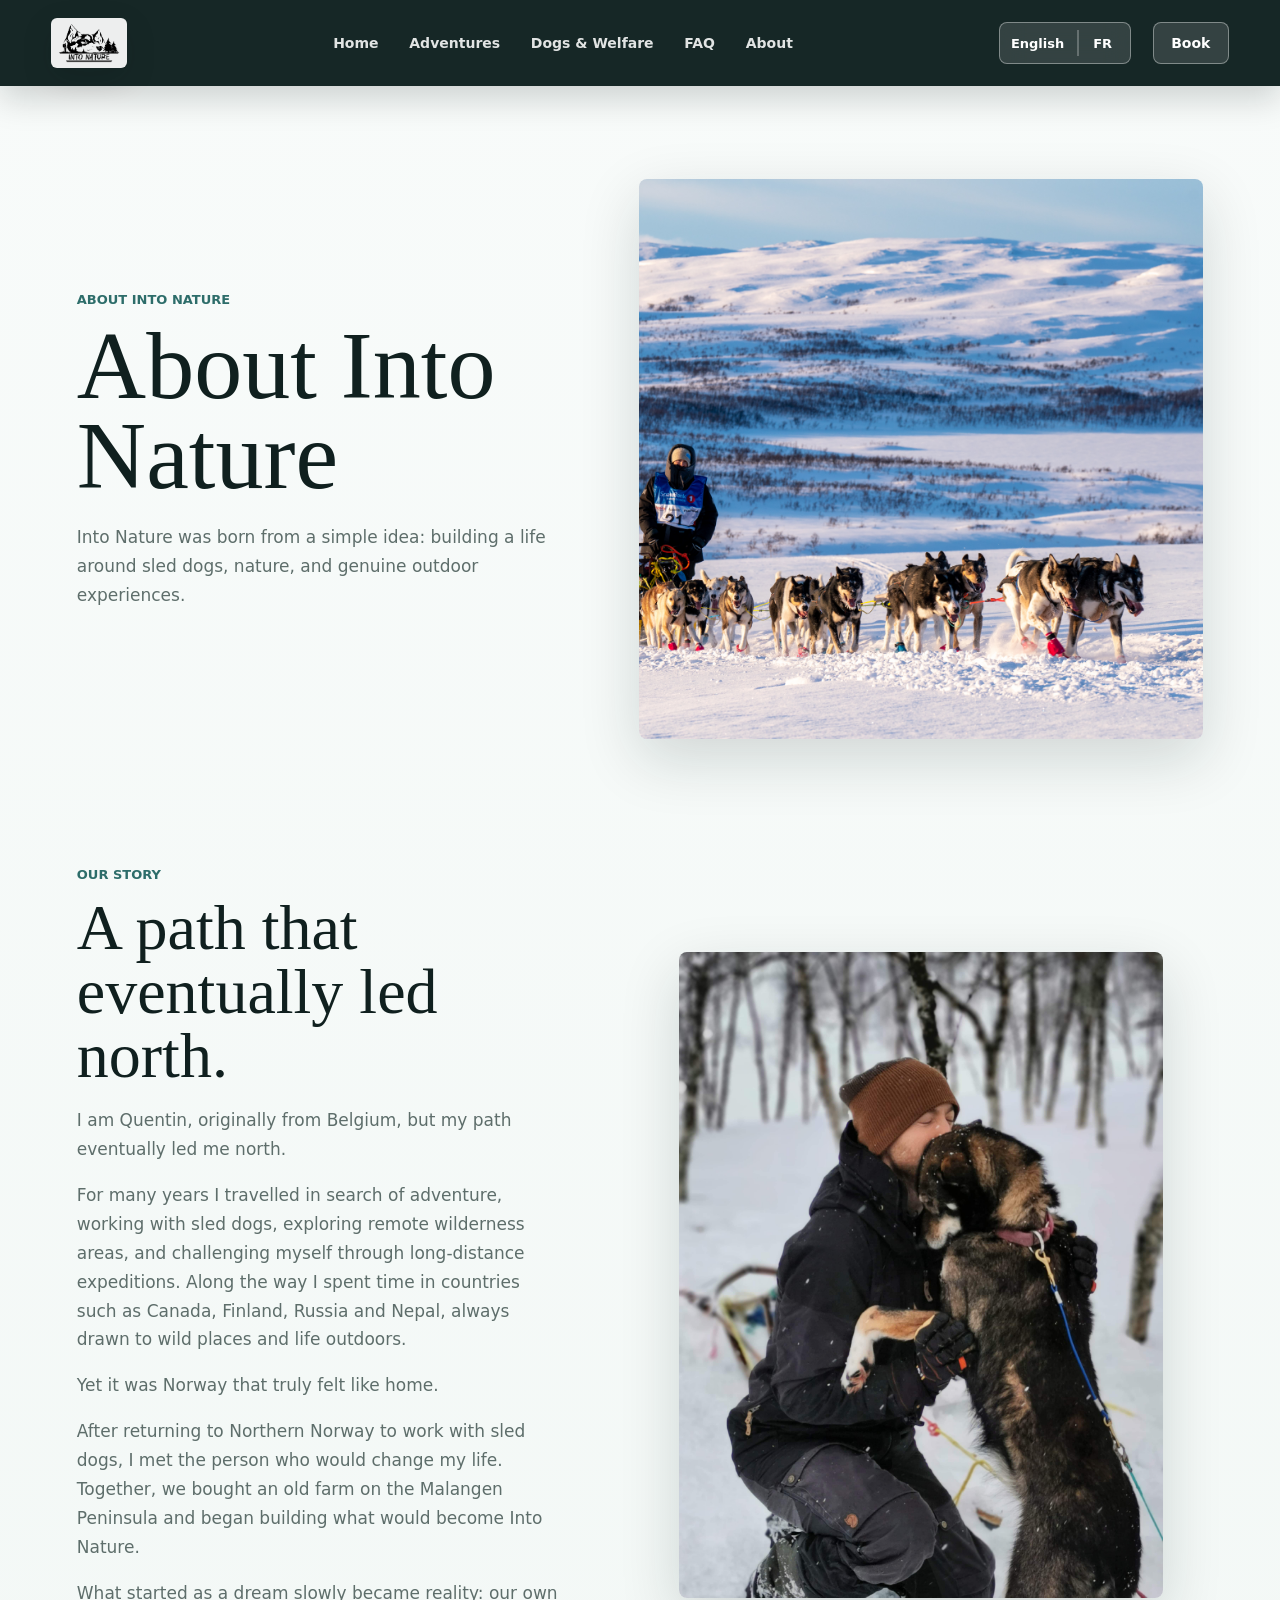
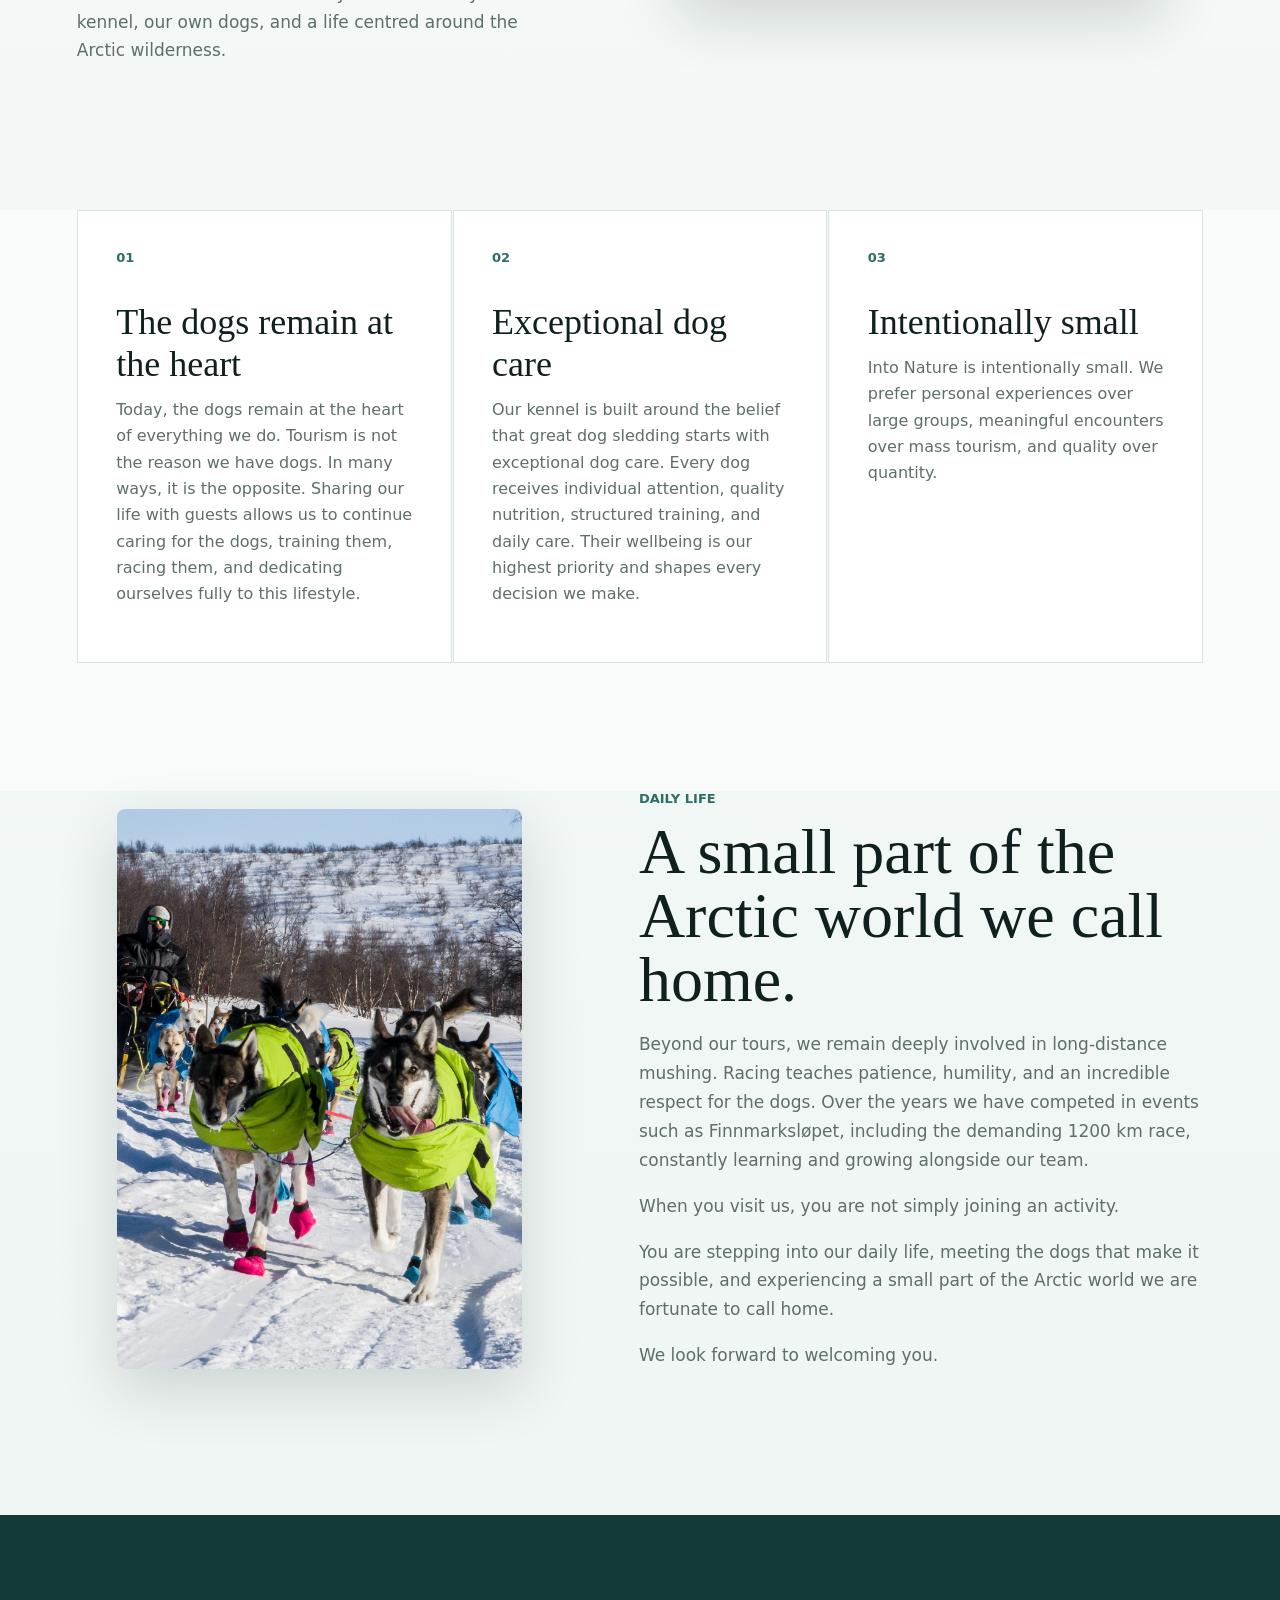
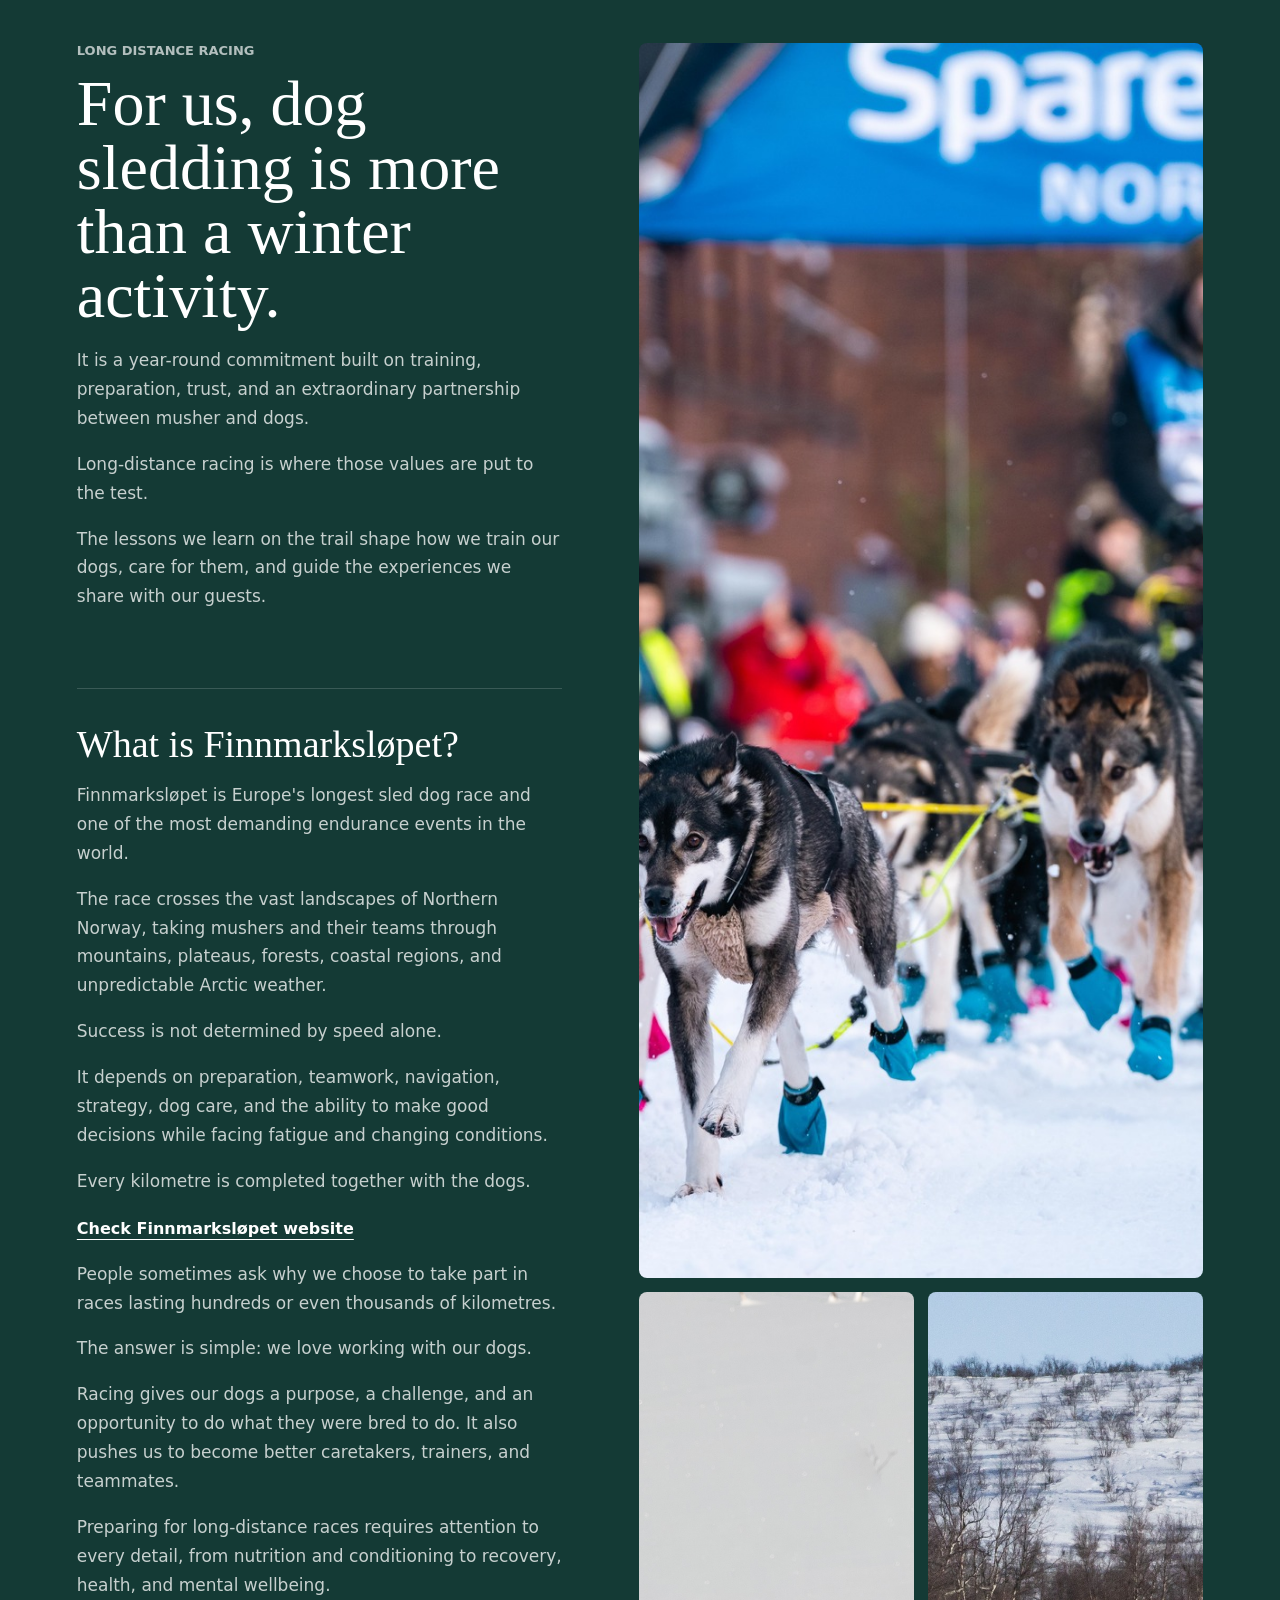
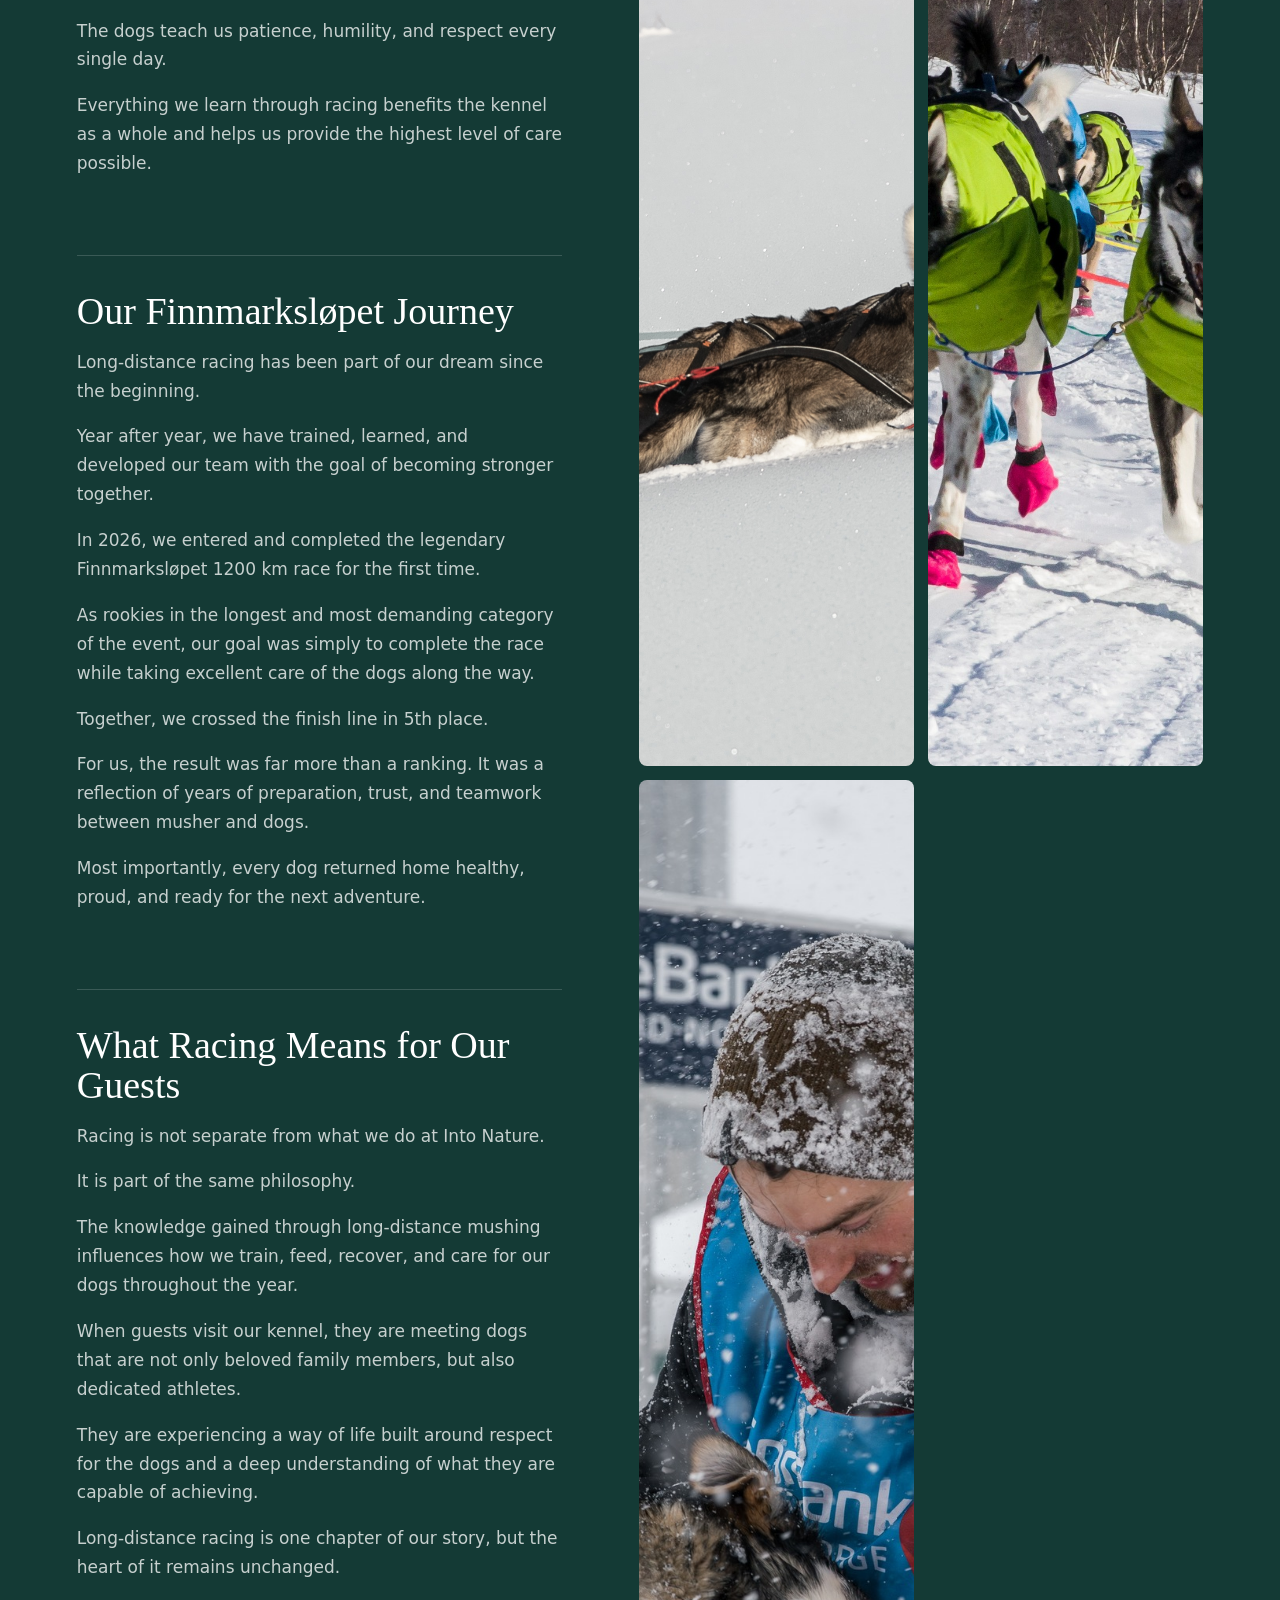
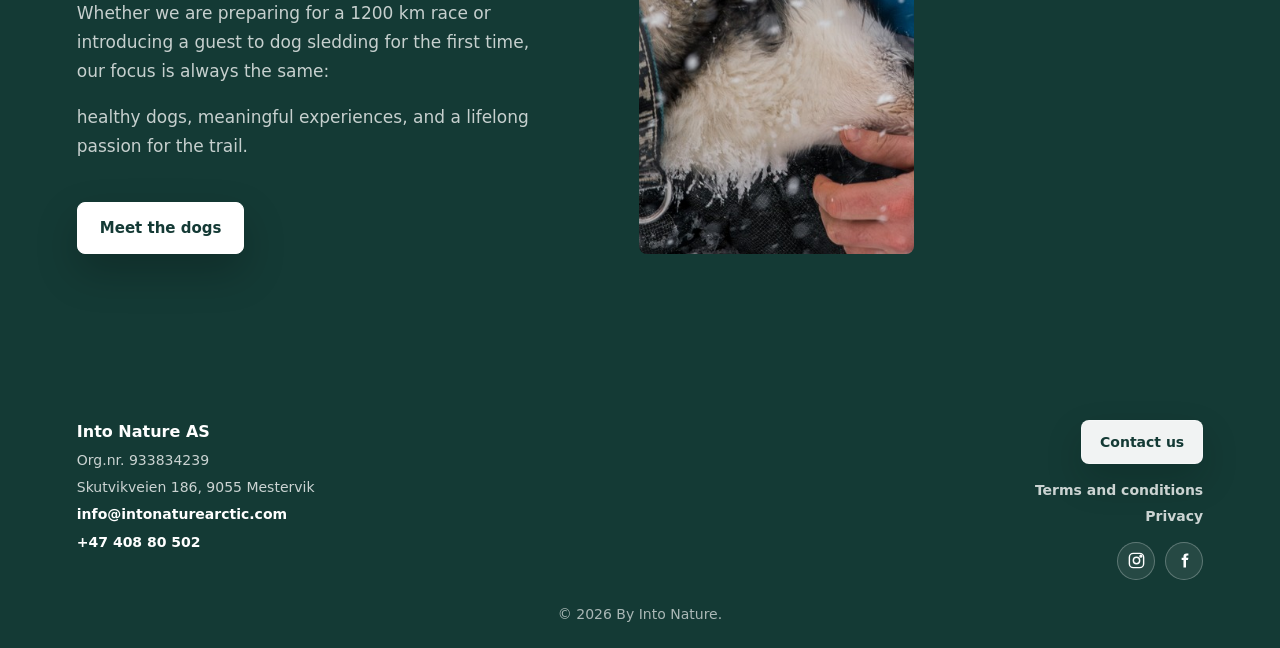
<file: about.html>
<!doctype html>
<html lang="en">
  <head>
    <meta charset="utf-8">
    <meta name="viewport" content="width=device-width, initial-scale=1">
    <title>About Into Nature | Arctic Adventures near Tromso</title>
    <meta
      name="description"
      content="Meet Into Nature, a small family-run kennel and Arctic adventure company in Malangen near Tromso."
    >
    <link rel="canonical" href="https://www.intonaturearctic.com/about.html">
    <link rel="icon" href="assets/shared/logo/intonature-logo-black.png">
    <link rel="stylesheet" href="css/styles.css?v=20260618-1">
  </head>
  <body class="legal-page">
    <header class="site-header" aria-label="Primary navigation">
      <a class="brand page-brand" href="index.html#top" aria-label="Into Nature Arctic Adventures home">
        <img class="brand-logo" src="assets/shared/logo/intonature-logo-black.png" alt="">
      </a>
      <nav class="nav-links" aria-label="Main menu">
        <a href="index.html#top">Home</a>
        <a href="index.html#adventures">Adventures</a>
        <a href="index.html#welfare">Dogs &amp; Welfare</a>
        <a href="index.html#faq">FAQ</a>
        <a href="about.html">About</a>
      </nav>
      <button class="menu-toggle" type="button" aria-expanded="false" aria-controls="mobile-menu">
        <span class="menu-toggle-lines" aria-hidden="true"></span>
        <span>Menu</span>
      </button>
      <div class="header-actions">
        <button class="language-toggle" type="button" aria-label="Switch language" aria-live="polite">
          <span class="language-toggle-current">English</span>
          <span class="language-toggle-next">FR</span>
        </button>
        <a class="nav-cta" href="https://booking.intonaturearctic.com/">Book</a>
      </div>
      <nav class="mobile-menu" id="mobile-menu" aria-label="Mobile menu">
        <a href="index.html#top">Home</a>
        <a href="index.html#adventures">Adventures</a>
        <a href="index.html#welfare">Dogs &amp; Welfare</a>
        <a href="index.html#faq">FAQ</a>
        <a href="about.html">About</a>
        <a class="mobile-book-link" href="https://booking.intonaturearctic.com/">Book</a>
      </nav>
    </header>

    <main class="about-page" id="top">
      <section class="about-hero">
        <div>
          <span class="section-note">About Into Nature</span>
          <h1>About Into Nature</h1>
          <p>
            Into Nature was born from a simple idea: building a life around sled dogs, nature, and genuine outdoor experiences.
          </p>
        </div>
        <img src="assets/pages/about/hero/sled-team-ridge.jpg" alt="Into Nature sled team in snowy Arctic landscape">
      </section>

      <section class="about-story-grid">
        <article class="about-story-card">
          <span class="section-note">Our story</span>
          <h2>A path that eventually led north.</h2>
          <p>
            I am Quentin, originally from Belgium, but my path eventually led me north.
          </p>
          <p>
            For many years I travelled in search of adventure, working with sled dogs, exploring remote wilderness areas, and challenging myself through long-distance expeditions. Along the way I spent time in countries such as Canada, Finland, Russia and Nepal, always drawn to wild places and life outdoors.
          </p>
          <p>
            Yet it was Norway that truly felt like home.
          </p>
          <p>
            After returning to Northern Norway to work with sled dogs, I met the person who would change my life. Together, we bought an old farm on the Malangen Peninsula and began building what would become Into Nature.
          </p>
          <p>
            What started as a dream slowly became reality: our own kennel, our own dogs, and a life centred around the Arctic wilderness.
          </p>
        </article>
        <figure class="about-feature-image">
          <img src="assets/pages/about/story/quentin-and-dog.jpg" alt="Quiet moment with one of the Into Nature huskies">
        </figure>
      </section>

      <section class="about-values" aria-label="What defines Into Nature">
        <div>
          <span>01</span>
          <h3>The dogs remain at the heart</h3>
          <p>Today, the dogs remain at the heart of everything we do. Tourism is not the reason we have dogs. In many ways, it is the opposite. Sharing our life with guests allows us to continue caring for the dogs, training them, racing them, and dedicating ourselves fully to this lifestyle.</p>
        </div>
        <div>
          <span>02</span>
          <h3>Exceptional dog care</h3>
          <p>Our kennel is built around the belief that great dog sledding starts with exceptional dog care. Every dog receives individual attention, quality nutrition, structured training, and daily care. Their wellbeing is our highest priority and shapes every decision we make.</p>
        </div>
        <div>
          <span>03</span>
          <h3>Intentionally small</h3>
          <p>Into Nature is intentionally small. We prefer personal experiences over large groups, meaningful encounters over mass tourism, and quality over quantity.</p>
        </div>
      </section>

      <section class="about-story-grid about-story-grid-reverse">
        <figure class="about-feature-image">
          <img src="assets/pages/about/racing/finnmarkslopet-team.jpg" alt="Into Nature sled dog team in long distance racing">
        </figure>
        <article class="about-story-card">
          <span class="section-note">Daily life</span>
          <h2>A small part of the Arctic world we call home.</h2>
          <p>
            Beyond our tours, we remain deeply involved in long-distance mushing. Racing teaches patience, humility, and an incredible respect for the dogs. Over the years we have competed in events such as Finnmarksløpet, including the demanding 1200 km race, constantly learning and growing alongside our team.
          </p>
          <p>
            When you visit us, you are not simply joining an activity.
          </p>
          <p>
            You are stepping into our daily life, meeting the dogs that make it possible, and experiencing a small part of the Arctic world we are fortunate to call home.
          </p>
          <p>
            We look forward to welcoming you.
          </p>
        </article>
      </section>

      <section class="racing-section" id="long-distance-racing">
        <div class="racing-copy">
          <span class="section-note">Long distance racing</span>
          <h2>For us, dog sledding is more than a winter activity.</h2>
          <p>
            It is a year-round commitment built on training, preparation, trust, and an extraordinary partnership between musher and dogs.
          </p>
          <p>
            Long-distance racing is where those values are put to the test.
          </p>
          <p>
            The lessons we learn on the trail shape how we train our dogs, care for them, and guide the experiences we share with our guests.
          </p>
          <h3>What is Finnmarksløpet?</h3>
          <p>
            Finnmarksløpet is Europe's longest sled dog race and one of the most demanding endurance events in the world.
          </p>
          <p>
            The race crosses the vast landscapes of Northern Norway, taking mushers and their teams through mountains, plateaus, forests, coastal regions, and unpredictable Arctic weather.
          </p>
          <p>
            Success is not determined by speed alone.
          </p>
          <p>
            It depends on preparation, teamwork, navigation, strategy, dog care, and the ability to make good decisions while facing fatigue and changing conditions.
          </p>
          <p>
            Every kilometre is completed together with the dogs.
          </p>
          <a class="racing-text-link" href="https://www.finnmarkslopet.no/" target="_blank" rel="noopener">Check Finnmarksløpet website</a>
          <p>
            People sometimes ask why we choose to take part in races lasting hundreds or even thousands of kilometres.
          </p>
          <p>
            The answer is simple: we love working with our dogs.
          </p>
          <p>
            Racing gives our dogs a purpose, a challenge, and an opportunity to do what they were bred to do. It also pushes us to become better caretakers, trainers, and teammates.
          </p>
          <p>
            Preparing for long-distance races requires attention to every detail, from nutrition and conditioning to recovery, health, and mental wellbeing.
          </p>
          <p>
            The dogs teach us patience, humility, and respect every single day.
          </p>
          <p>
            Everything we learn through racing benefits the kennel as a whole and helps us provide the highest level of care possible.
          </p>
          <h3>Our Finnmarksløpet Journey</h3>
          <p>
            Long-distance racing has been part of our dream since the beginning.
          </p>
          <p>
            Year after year, we have trained, learned, and developed our team with the goal of becoming stronger together.
          </p>
          <p>
            In 2026, we entered and completed the legendary Finnmarksløpet 1200 km race for the first time.
          </p>
          <p>
            As rookies in the longest and most demanding category of the event, our goal was simply to complete the race while taking excellent care of the dogs along the way.
          </p>
          <p>
            Together, we crossed the finish line in 5th place.
          </p>
          <p>
            For us, the result was far more than a ranking. It was a reflection of years of preparation, trust, and teamwork between musher and dogs.
          </p>
          <p>
            Most importantly, every dog returned home healthy, proud, and ready for the next adventure.
          </p>
          <h3>What Racing Means for Our Guests</h3>
          <p>
            Racing is not separate from what we do at Into Nature.
          </p>
          <p>
            It is part of the same philosophy.
          </p>
          <p>
            The knowledge gained through long-distance mushing influences how we train, feed, recover, and care for our dogs throughout the year.
          </p>
          <p>
            When guests visit our kennel, they are meeting dogs that are not only beloved family members, but also dedicated athletes.
          </p>
          <p>
            They are experiencing a way of life built around respect for the dogs and a deep understanding of what they are capable of achieving.
          </p>
          <p>
            Long-distance racing is one chapter of our story, but the heart of it remains unchanged.
          </p>
          <p>
            Whether we are preparing for a 1200 km race or introducing a guest to dog sledding for the first time, our focus is always the same:
          </p>
          <p>
            healthy dogs, meaningful experiences, and a lifelong passion for the trail.
          </p>
          <a class="button button-primary dark" href="dogs.html">Meet the dogs</a>
        </div>
        <div class="racing-gallery">
          <img src="assets/pages/about/racing/long-distance-team.jpg" alt="Long distance sled dog team crossing open snow">
          <img src="assets/pages/about/racing/race-trail.jpg" alt="Dog team climbing a snowy race trail">
          <img src="assets/pages/about/racing/finnmarkslopet-team.jpg" alt="Sled dogs in green harnesses on a race trail">
          <img src="assets/pages/about/racing/finish-line.jpg" alt="Dog sled racing finish line moment">
        </div>
      </section>

    </main>

    <footer>
      <div class="footer-main">
        <address class="footer-contact">
          <strong>Into Nature AS</strong>
          <span>Org.nr. 933834239</span>
          <span>Skutvikveien 186, 9055 Mestervik</span>
          <a href="mailto:info@intonaturearctic.com">info@intonaturearctic.com</a>
          <a href="tel:+4740880502">+47 408 80 502</a>
        </address>
        <div class="footer-actions">
          <a class="footer-contact-button" href="faq.html#contact">Contact us</a>
          <nav class="footer-links" aria-label="Legal links">
            <a href="terms-and-conditions.html">Terms and conditions</a>
            <a href="privacy.html">Privacy</a>
          </nav>
          <div class="social-links" aria-label="Social media links">
            <a href="https://www.instagram.com/intonaturearctic/" aria-label="Into Nature on Instagram">
              <svg viewBox="0 0 24 24" aria-hidden="true">
                <rect x="3" y="3" width="18" height="18" rx="5"></rect>
                <circle cx="12" cy="12" r="4"></circle>
                <circle cx="17.5" cy="6.5" r="1.1"></circle>
              </svg>
            </a>
            <a href="https://www.facebook.com/intonaturearctic/" aria-label="Into Nature on Facebook">
              <svg viewBox="0 0 24 24" aria-hidden="true">
                <path d="M14.2 8.4V6.9c0-.7.5-1.1 1.2-1.1h1.5V3.2h-2.3c-2.6 0-3.9 1.6-3.9 3.8v1.4H8.4v2.9h2.3v9.5h3.2v-9.5h2.5l.5-2.9h-3Z"></path>
              </svg>
            </a>
          </div>
        </div>
      </div>
      <p class="footer-copyright">© 2026 By Into Nature.</p>
    </footer>
    <script src="js/languages.js?v=20260710-1"></script>
    <script src="js/main.js?v=20260710-1"></script>
  </body>
</html>
</file>
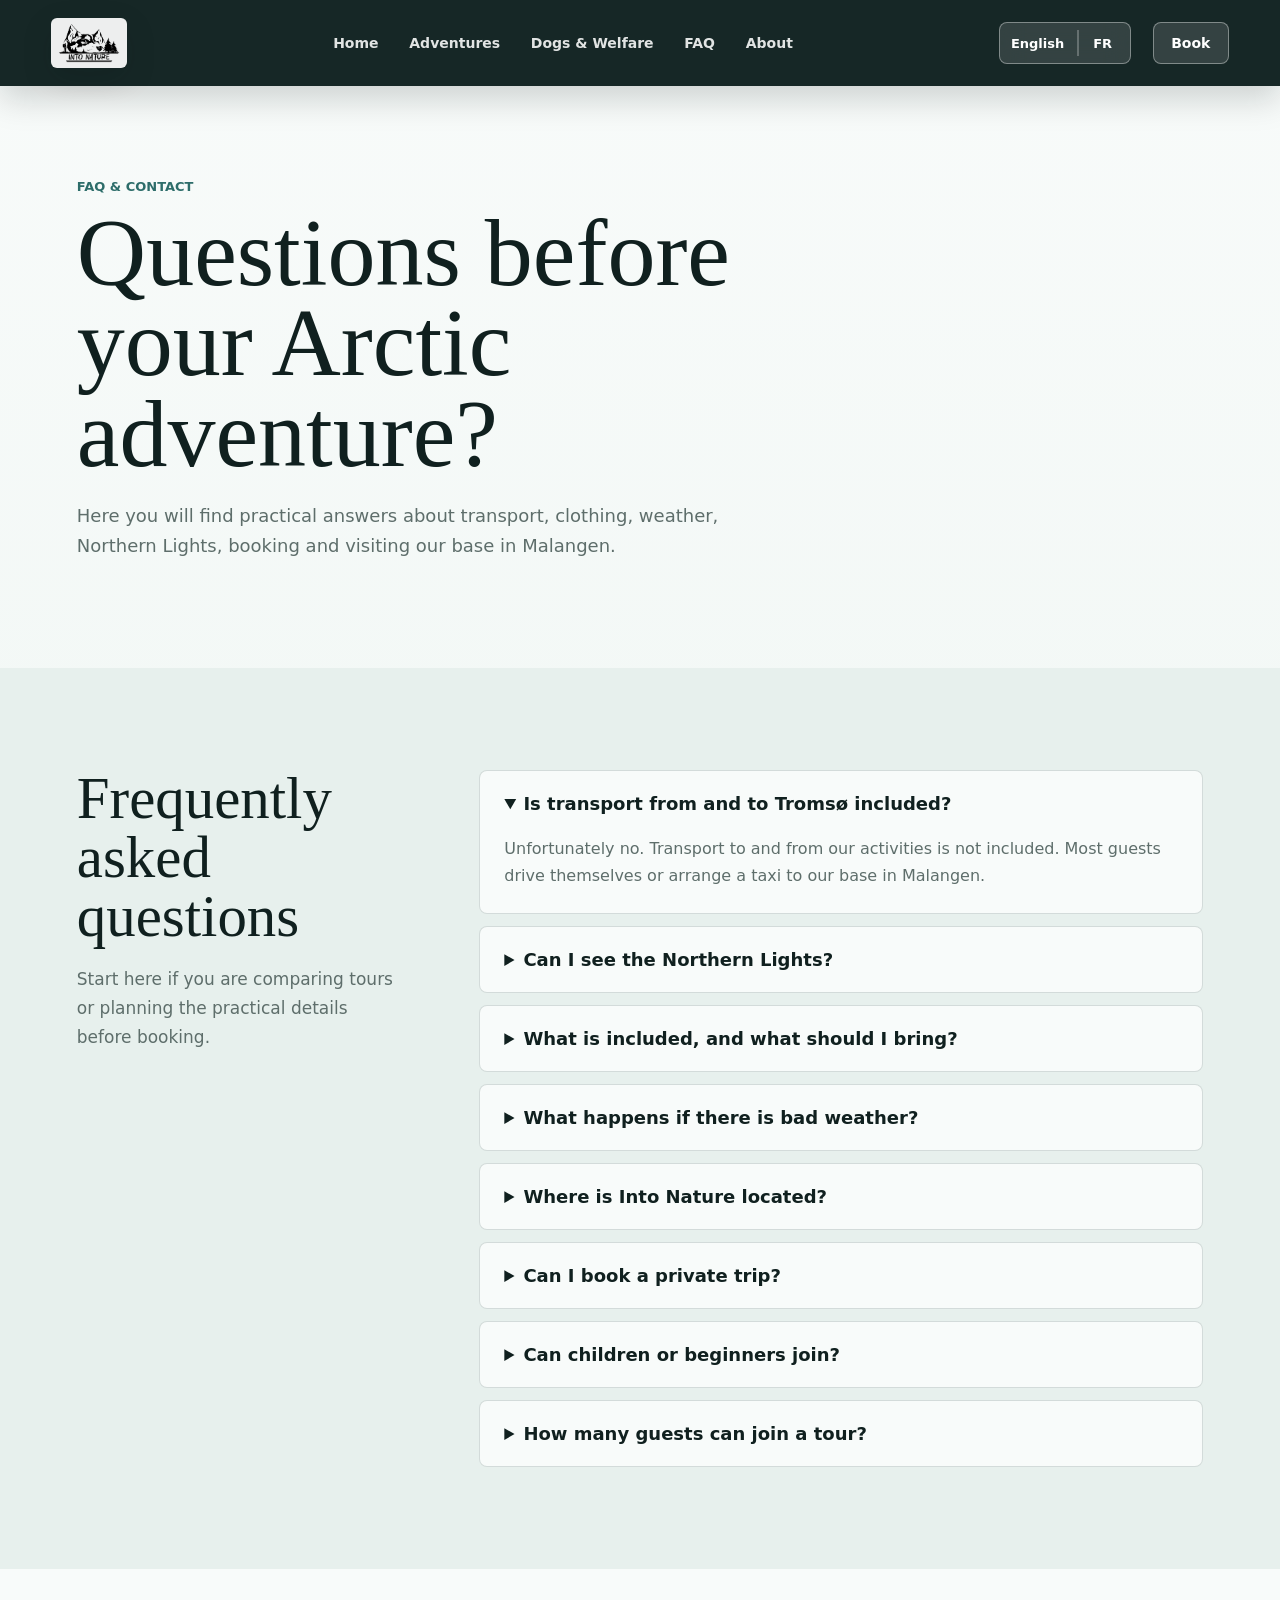
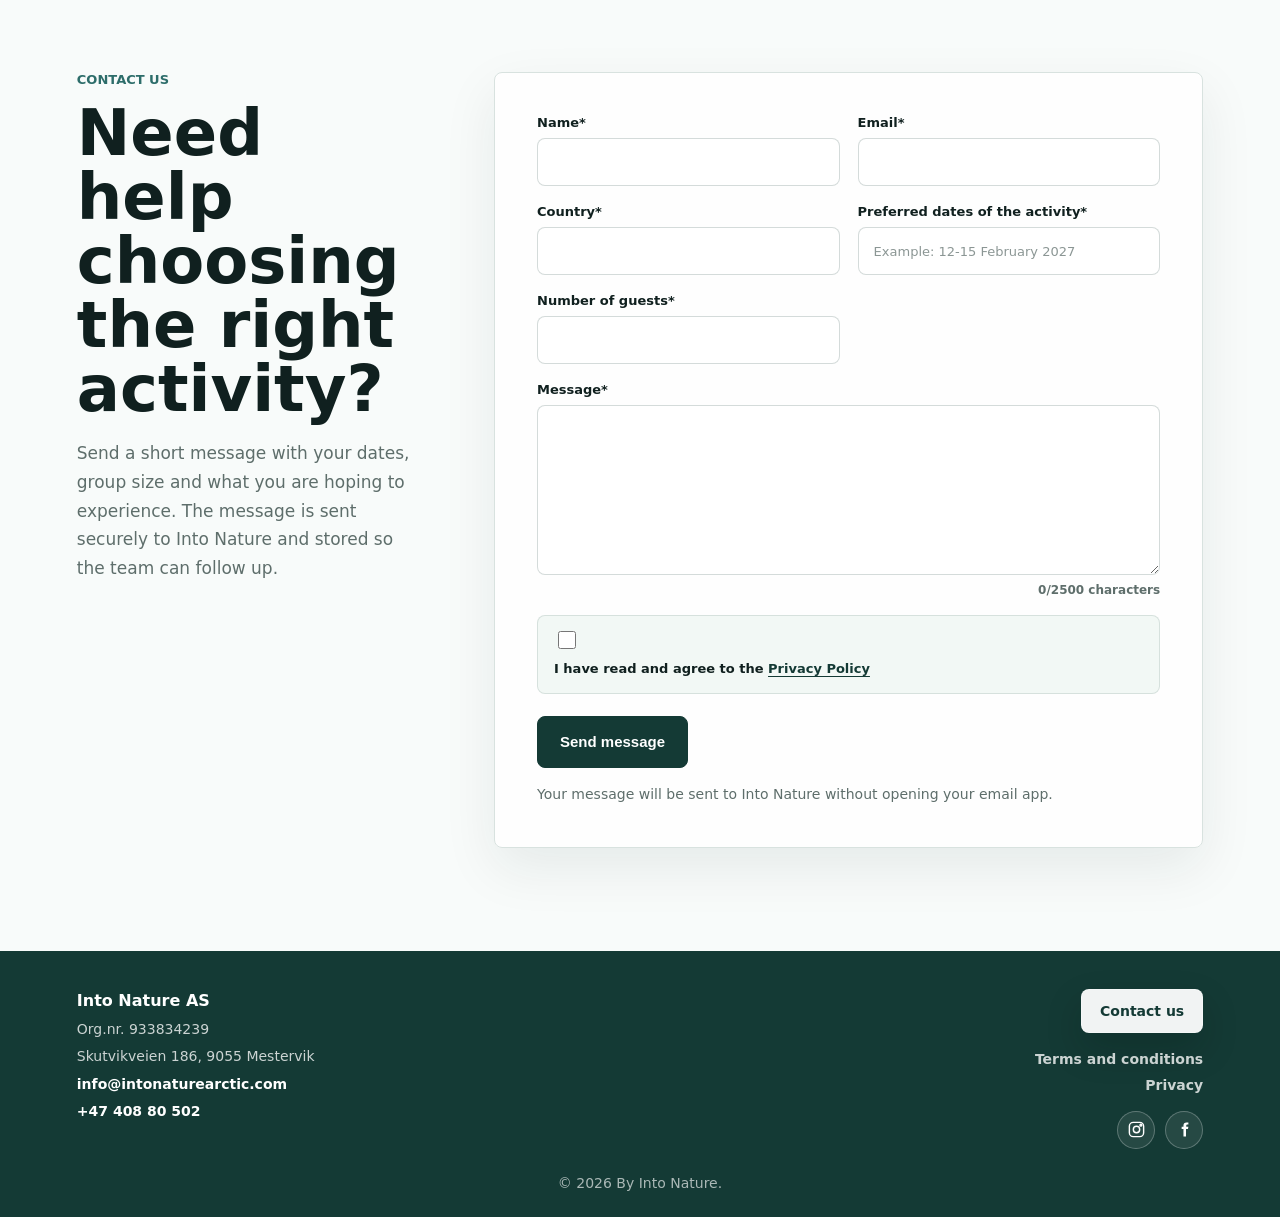
<file: faq.html>
<!doctype html>
<html lang="en">
  <head>
    <meta charset="utf-8">
    <meta name="viewport" content="width=device-width, initial-scale=1">
    <title>FAQ & Contact | Into Nature Arctic Adventures</title>
    <meta
      name="description"
      content="Frequently asked questions and contact form for Into Nature Arctic Adventures near Tromso."
    >
    <link rel="canonical" href="https://www.intonaturearctic.com/faq.html">
    <link rel="icon" href="assets/shared/logo/intonature-logo-black.png">
    <link rel="stylesheet" href="css/styles.css?v=20260618-1">
    <script type="application/ld+json">
      {
        "@context": "https://schema.org",
        "@type": "FAQPage",
        "@id": "https://www.intonaturearctic.com/faq.html#faq",
        "mainEntity": [
          {
            "@type": "Question",
            "name": "Is transport from and to Tromsø included?",
            "acceptedAnswer": {
              "@type": "Answer",
              "text": "Unfortunately no. Transport to and from our activities is not included. Most guests drive themselves or arrange a taxi to our base in Malangen."
            }
          },
          {
            "@type": "Question",
            "name": "Can I see the Northern Lights?",
            "acceptedAnswer": {
              "@type": "Answer",
              "text": "The Aurora dog sledding package is an evening trip with a better chance of seeing the Northern Lights. The Northern Lights are a natural phenomenon, so they can never be guaranteed."
            }
          },
          {
            "@type": "Question",
            "name": "What is included, and what should I bring?",
            "acceptedAnswer": {
              "@type": "Answer",
              "text": "Warm clothing and winter boots are included for selected activities. Please bring your own hat and gloves or mittens, and check the activity page for the exact inclusions."
            }
          },
          {
            "@type": "Question",
            "name": "What happens if there is bad weather?",
            "acceptedAnswer": {
              "@type": "Answer",
              "text": "Arctic weather can change quickly, and routes or programs may be adjusted for safety. If Into Nature decides conditions are unsafe and cancels the tour, guests receive a 100% refund. This refund does not apply if a guest chooses not to attend."
            }
          },
          {
            "@type": "Question",
            "name": "Where is Into Nature located?",
            "acceptedAnswer": {
              "@type": "Answer",
              "text": "Into Nature is based at Skutvikveien 186, 9055 Mestervik, in Malangen outside Tromsø. The drive from Tromsø takes around 90 minutes depending on road and weather conditions."
            }
          },
          {
            "@type": "Question",
            "name": "Can I book a private trip?",
            "acceptedAnswer": {
              "@type": "Answer",
              "text": "Private trips may be possible depending on the season, availability and type of activity. Contact Into Nature with your preferred dates, number of guests and what you would like to experience."
            }
          },
          {
            "@type": "Question",
            "name": "Can children or beginners join?",
            "acceptedAnswer": {
              "@type": "Answer",
              "text": "Some activities are beginner friendly, while others require more balance, fitness or time outdoors. The best choice depends on the activity, age and group size."
            }
          },
          {
            "@type": "Question",
            "name": "How many guests can join a tour?",
            "acceptedAnswer": {
              "@type": "Answer",
              "text": "The tours are kept small so the experience stays calm and personal. Group size depends on the activity, and larger private groups should contact Into Nature before booking."
            }
          }
        ]
      }
    </script>
  </head>
  <body class="legal-page">
    <header class="site-header" aria-label="Primary navigation">
      <a class="brand page-brand" href="index.html#top" aria-label="Into Nature Arctic Adventures home">
        <img class="brand-logo" src="assets/shared/logo/intonature-logo-black.png" alt="">
      </a>
      <nav class="nav-links" aria-label="Main menu">
        <a href="index.html#top">Home</a>
        <a href="index.html#adventures">Adventures</a>
        <a href="index.html#welfare">Dogs &amp; Welfare</a>
        <a href="index.html#faq">FAQ</a>
        <a href="about.html">About</a>
      </nav>
      <button class="menu-toggle" type="button" aria-expanded="false" aria-controls="mobile-menu">
        <span class="menu-toggle-lines" aria-hidden="true"></span>
        <span>Menu</span>
      </button>
      <div class="header-actions">
        <button class="language-toggle" type="button" aria-label="Switch language" aria-live="polite">
          <span class="language-toggle-current">English</span>
          <span class="language-toggle-next">FR</span>
        </button>
        <a class="nav-cta" href="https://booking.intonaturearctic.com/">Book</a>
      </div>
      <nav class="mobile-menu" id="mobile-menu" aria-label="Mobile menu">
        <a href="index.html#top">Home</a>
        <a href="index.html#adventures">Adventures</a>
        <a href="index.html#welfare">Dogs &amp; Welfare</a>
        <a href="index.html#faq">FAQ</a>
        <a href="about.html">About</a>
        <a class="mobile-book-link" href="https://booking.intonaturearctic.com/">Book</a>
      </nav>
    </header>

    <main class="faq-page" id="top">
      <section class="faq-hero">
        <span class="section-note">FAQ & Contact</span>
        <h1>Questions before your Arctic adventure?</h1>
        <p>
          Here you will find practical answers about transport, clothing, weather,
          Northern Lights, booking and visiting our base in Malangen.
        </p>
      </section>

      <section class="faq-page-section" aria-label="Frequently asked questions">
        <div class="section-heading compact">
          <h2>Frequently asked questions</h2>
          <p>
            Start here if you are comparing tours or planning the practical details before booking.
          </p>
        </div>
        <div class="faq-list faq-list-wide">
          <details open>
            <summary>Is transport from and to Tromsø included?</summary>
            <p>Unfortunately no. Transport to and from our activities is not included. Most guests drive themselves or arrange a taxi to our base in Malangen.</p>
          </details>
          <details>
            <summary>Can I see the Northern Lights?</summary>
            <p>The Aurora dog sledding package is an evening trip with a better chance of seeing the Northern Lights. The Northern Lights are a natural phenomenon, so they can never be guaranteed.</p>
          </details>
          <details>
            <summary>What is included, and what should I bring?</summary>
            <p>Warm clothing and winter boots are included for selected activities. Please bring your own hat and gloves or mittens, and check the activity page for the exact inclusions.</p>
          </details>
          <details>
            <summary>What happens if there is bad weather?</summary>
            <p>Arctic weather can change quickly, and routes or programs may be adjusted for safety. If Into Nature decides conditions are unsafe and cancels the tour, guests receive a 100% refund. This refund does not apply if a guest chooses not to attend.</p>
          </details>
          <details>
            <summary>Where is Into Nature located?</summary>
            <p>Into Nature is based at Skutvikveien 186, 9055 Mestervik, in Malangen outside Tromsø. The drive from Tromsø takes around 90 minutes depending on road and weather conditions.</p>
            <a class="faq-action-link" href="https://maps.app.goo.gl/nDv4XH76JKpv8PnL7" target="_blank" rel="noopener noreferrer">Open location in Google Maps</a>
          </details>
          <details>
            <summary>Can I book a private trip?</summary>
            <p>Private trips may be possible depending on the season, availability and type of activity. Contact Into Nature with your preferred dates, number of guests and what you would like to experience.</p>
          </details>
          <details>
            <summary>Can children or beginners join?</summary>
            <p>Some activities are beginner friendly, while others require more balance, fitness or time outdoors. The best choice depends on the activity, age and group size.</p>
          </details>
          <details>
            <summary>How many guests can join a tour?</summary>
            <p>The tours are kept small so the experience stays calm and personal. Group size depends on the activity, and larger private groups should contact Into Nature before booking.</p>
          </details>
        </div>
      </section>

      <section class="contact-section" id="contact">
        <div class="contact-intro">
          <span class="section-note">Contact us</span>
          <h2>Need help choosing the right activity?</h2>
          <p>
            Send a short message with your dates, group size and what you are hoping to experience.
            The message is sent securely to Into Nature and stored so the team can follow up.
          </p>
        </div>
        <form class="contact-form" action="api/contact.php" method="post" data-contact-form>
          <div class="form-grid">
            <label class="form-honeypot" aria-hidden="true">
              <span>Website</span>
              <input type="text" name="website" autocomplete="off" tabindex="-1">
            </label>
            <label>
              <span>Name*</span>
              <input type="text" name="name" autocomplete="name" required>
            </label>
            <label>
              <span>Email*</span>
              <input type="email" name="email" autocomplete="email" required>
            </label>
            <label class="country-field">
              <span>Country*</span>
              <span class="country-combobox">
                <input
                  type="text"
                  name="country"
                  autocomplete="country-name"
                  aria-controls="country-options"
                  aria-expanded="false"
                  required
                >
                <span class="country-options" id="country-options" role="listbox" hidden></span>
              </span>
            </label>
            <label>
              <span>Preferred dates of the activity*</span>
              <input type="text" name="preferred_dates" placeholder="Example: 12-15 February 2027" required>
            </label>
            <label>
              <span>Number of guests*</span>
              <input type="number" name="guests" min="1" inputmode="numeric" required>
            </label>
            <label class="form-field-wide">
              <span>Message*</span>
              <textarea name="message" rows="7" maxlength="2500" required></textarea>
              <small><span data-message-count>0</span>/2500 characters</small>
            </label>
            <label class="privacy-consent form-field-wide">
              <input type="checkbox" name="privacy_accepted" value="yes" required>
              <span>
                I have read and agree to the
                <a href="privacy.html">Privacy Policy</a>
              </span>
            </label>
          </div>
          <button class="button button-primary dark" type="submit">Send message</button>
          <p class="form-status" data-form-status aria-live="polite">
            Your message will be sent to Into Nature without opening your email app.
          </p>
        </form>
      </section>
    </main>

    <footer>
      <div class="footer-main">
        <address class="footer-contact">
          <strong>Into Nature AS</strong>
          <span>Org.nr. 933834239</span>
          <span>Skutvikveien 186, 9055 Mestervik</span>
          <a href="mailto:info@intonaturearctic.com">info@intonaturearctic.com</a>
          <a href="tel:+4740880502">+47 408 80 502</a>
        </address>
        <div class="footer-actions">
          <a class="footer-contact-button" href="faq.html#contact">Contact us</a>
          <nav class="footer-links" aria-label="Legal links">
            <a href="terms-and-conditions.html">Terms and conditions</a>
            <a href="privacy.html">Privacy</a>
          </nav>
          <div class="social-links" aria-label="Social media links">
            <a href="https://www.instagram.com/intonaturearctic/" aria-label="Into Nature on Instagram">
              <svg viewBox="0 0 24 24" aria-hidden="true">
                <rect x="3" y="3" width="18" height="18" rx="5"></rect>
                <circle cx="12" cy="12" r="4"></circle>
                <circle cx="17.5" cy="6.5" r="1.1"></circle>
              </svg>
            </a>
            <a href="https://www.facebook.com/intonaturearctic/" aria-label="Into Nature on Facebook">
              <svg viewBox="0 0 24 24" aria-hidden="true">
                <path d="M14.2 8.4V6.9c0-.7.5-1.1 1.2-1.1h1.5V3.2h-2.3c-2.6 0-3.9 1.6-3.9 3.8v1.4H8.4v2.9h2.3v9.5h3.2v-9.5h2.5l.5-2.9h-3Z"></path>
              </svg>
            </a>
          </div>
        </div>
      </div>
      <p class="footer-copyright">&copy; 2026 By Into Nature.</p>
    </footer>
    <script src="js/languages.js?v=20260710-1"></script>
    <script src="js/main.js?v=20260710-1"></script>
  </body>
</html>
</file>
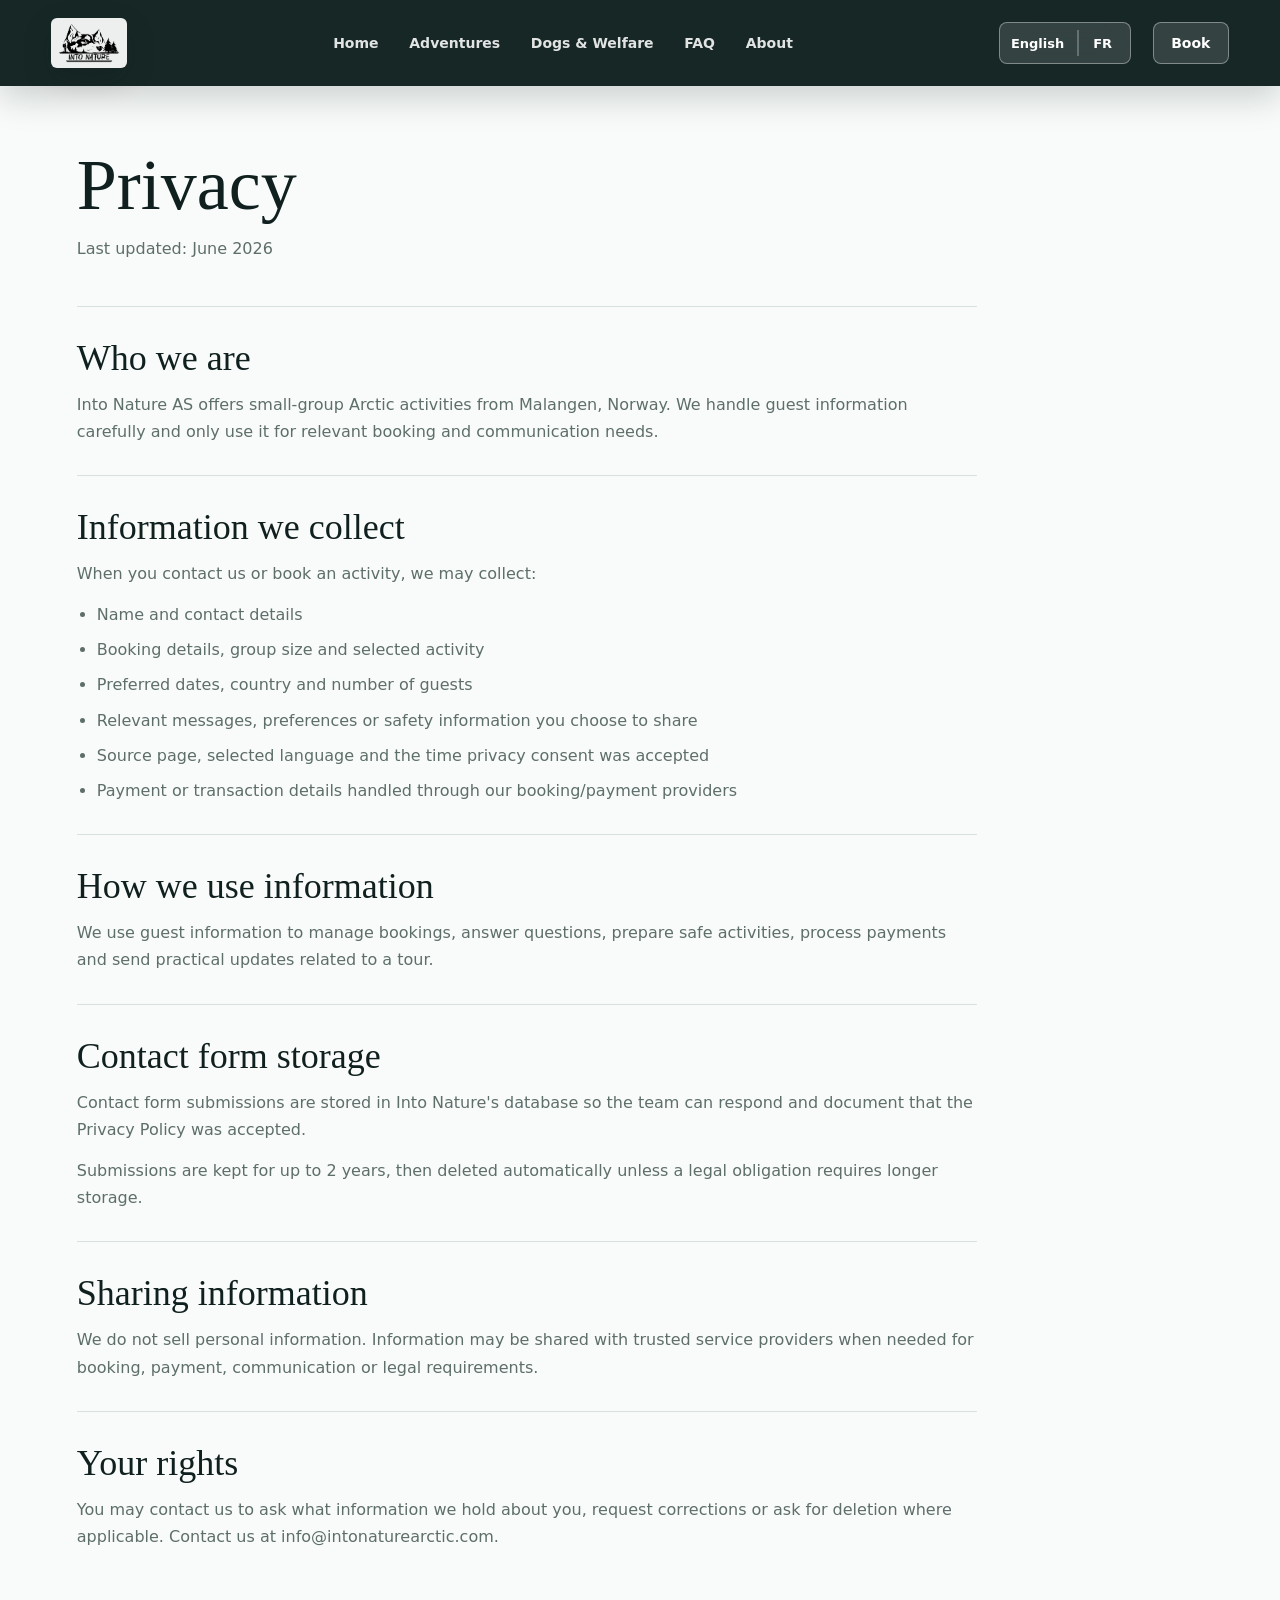
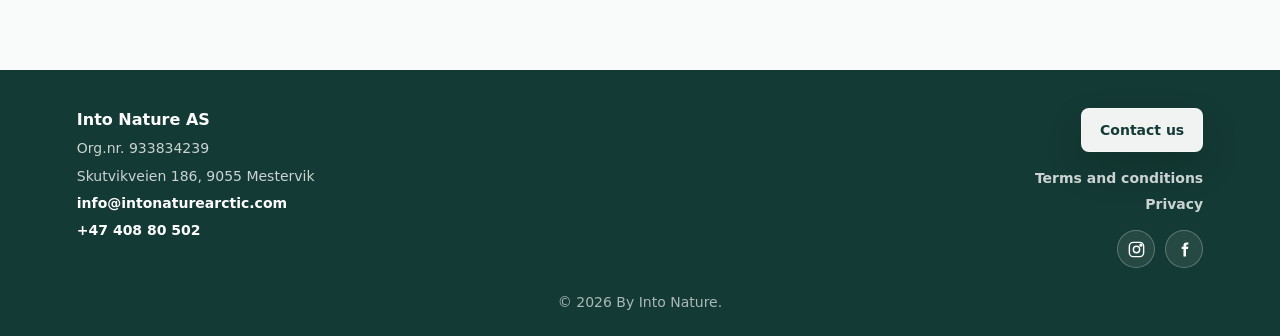
<file: privacy.html>
<!doctype html>
<html lang="en">
  <head>
    <meta charset="utf-8">
    <meta name="viewport" content="width=device-width, initial-scale=1">
    <title>Privacy | Into Nature Arctic Adventures</title>
    <meta
      name="description"
      content="Privacy information for guests booking Arctic wilderness experiences with Into Nature AS."
    >
    <link rel="canonical" href="https://www.intonaturearctic.com/privacy.html">
    <link rel="icon" href="assets/shared/logo/intonature-logo-black.png">
    <link rel="stylesheet" href="css/styles.css?v=20260618-1">
  </head>
  <body class="legal-page">
    <header class="site-header" aria-label="Primary navigation">
      <a class="brand page-brand" href="index.html#top" aria-label="Into Nature Arctic Adventures home">
        <img class="brand-logo" src="assets/shared/logo/intonature-logo-black.png" alt="">
      </a>
      <nav class="nav-links" aria-label="Main menu">
        <a href="index.html#top">Home</a>
        <a href="index.html#adventures">Adventures</a>
        <a href="index.html#welfare">Dogs &amp; Welfare</a>
        <a href="index.html#faq">FAQ</a>
        <a href="about.html">About</a>
      </nav>
      <button class="menu-toggle" type="button" aria-expanded="false" aria-controls="mobile-menu">
        <span class="menu-toggle-lines" aria-hidden="true"></span>
        <span>Menu</span>
      </button>
      <div class="header-actions">
        <button class="language-toggle" type="button" aria-label="Switch language" aria-live="polite">
          <span class="language-toggle-current">English</span>
          <span class="language-toggle-next">FR</span>
        </button>
        <a class="nav-cta" href="https://booking.intonaturearctic.com/">Book</a>
      </div>
      <nav class="mobile-menu" id="mobile-menu" aria-label="Mobile menu">
        <a href="index.html#top">Home</a>
        <a href="index.html#adventures">Adventures</a>
        <a href="index.html#welfare">Dogs &amp; Welfare</a>
        <a href="index.html#faq">FAQ</a>
        <a href="about.html">About</a>
        <a class="mobile-book-link" href="https://booking.intonaturearctic.com/">Book</a>
      </nav>
    </header>

    <main class="legal-main">
      <article class="legal-content">
        <h1>Privacy</h1>
        <p class="legal-updated">Last updated: June 2026</p>

        <section class="legal-section">
          <h2>Who we are</h2>
          <p>
            Into Nature AS offers small-group Arctic activities from Malangen, Norway. We handle
            guest information carefully and only use it for relevant booking and communication needs.
          </p>
        </section>

        <section class="legal-section">
          <h2>Information we collect</h2>
          <p>When you contact us or book an activity, we may collect:</p>
          <ul>
            <li>Name and contact details</li>
            <li>Booking details, group size and selected activity</li>
            <li>Preferred dates, country and number of guests</li>
            <li>Relevant messages, preferences or safety information you choose to share</li>
            <li>Source page, selected language and the time privacy consent was accepted</li>
            <li>Payment or transaction details handled through our booking/payment providers</li>
          </ul>
        </section>

        <section class="legal-section">
          <h2>How we use information</h2>
          <p>
            We use guest information to manage bookings, answer questions, prepare safe activities,
            process payments and send practical updates related to a tour.
          </p>
        </section>

        <section class="legal-section">
          <h2>Contact form storage</h2>
          <p>
            Contact form submissions are stored in Into Nature's database so the team can respond
            and document that the Privacy Policy was accepted.
          </p>
          <p>
            Submissions are kept for up to 2 years, then deleted automatically unless a legal
            obligation requires longer storage.
          </p>
        </section>

        <section class="legal-section">
          <h2>Sharing information</h2>
          <p>
            We do not sell personal information. Information may be shared with trusted service
            providers when needed for booking, payment, communication or legal requirements.
          </p>
        </section>

        <section class="legal-section">
          <h2>Your rights</h2>
          <p>
            You may contact us to ask what information we hold about you, request corrections or ask
            for deletion where applicable. Contact us at info@intonaturearctic.com.
          </p>
        </section>
      </article>
    </main>

    <footer>
      <div class="footer-main">
        <address class="footer-contact">
          <strong>Into Nature AS</strong>
          <span>Org.nr. 933834239</span>
          <span>Skutvikveien 186, 9055 Mestervik</span>
          <a href="mailto:info@intonaturearctic.com">info@intonaturearctic.com</a>
          <a href="tel:+4740880502">+47 408 80 502</a>
        </address>
        <div class="footer-actions">
          <a class="footer-contact-button" href="faq.html#contact">Contact us</a>
          <nav class="footer-links" aria-label="Legal links">
            <a href="terms-and-conditions.html">Terms and conditions</a>
            <a href="privacy.html">Privacy</a>
          </nav>
          <div class="social-links" aria-label="Social media links">
            <a href="https://www.instagram.com/intonaturearctic/" aria-label="Into Nature on Instagram">
              <svg viewBox="0 0 24 24" aria-hidden="true">
                <rect x="3" y="3" width="18" height="18" rx="5"></rect>
                <circle cx="12" cy="12" r="4"></circle>
                <circle cx="17.5" cy="6.5" r="1.1"></circle>
              </svg>
            </a>
            <a href="https://www.facebook.com/intonaturearctic/" aria-label="Into Nature on Facebook">
              <svg viewBox="0 0 24 24" aria-hidden="true">
                <path d="M14.2 8.4V6.9c0-.7.5-1.1 1.2-1.1h1.5V3.2h-2.3c-2.6 0-3.9 1.6-3.9 3.8v1.4H8.4v2.9h2.3v9.5h3.2v-9.5h2.5l.5-2.9h-3Z"></path>
              </svg>
            </a>
          </div>
        </div>
      </div>
      <p class="footer-copyright">© 2026 By Into Nature.</p>
    </footer>
    <script src="js/languages.js?v=20260710-1"></script>
    <script src="js/main.js?v=20260710-1"></script>
  </body>
</html>
</file>
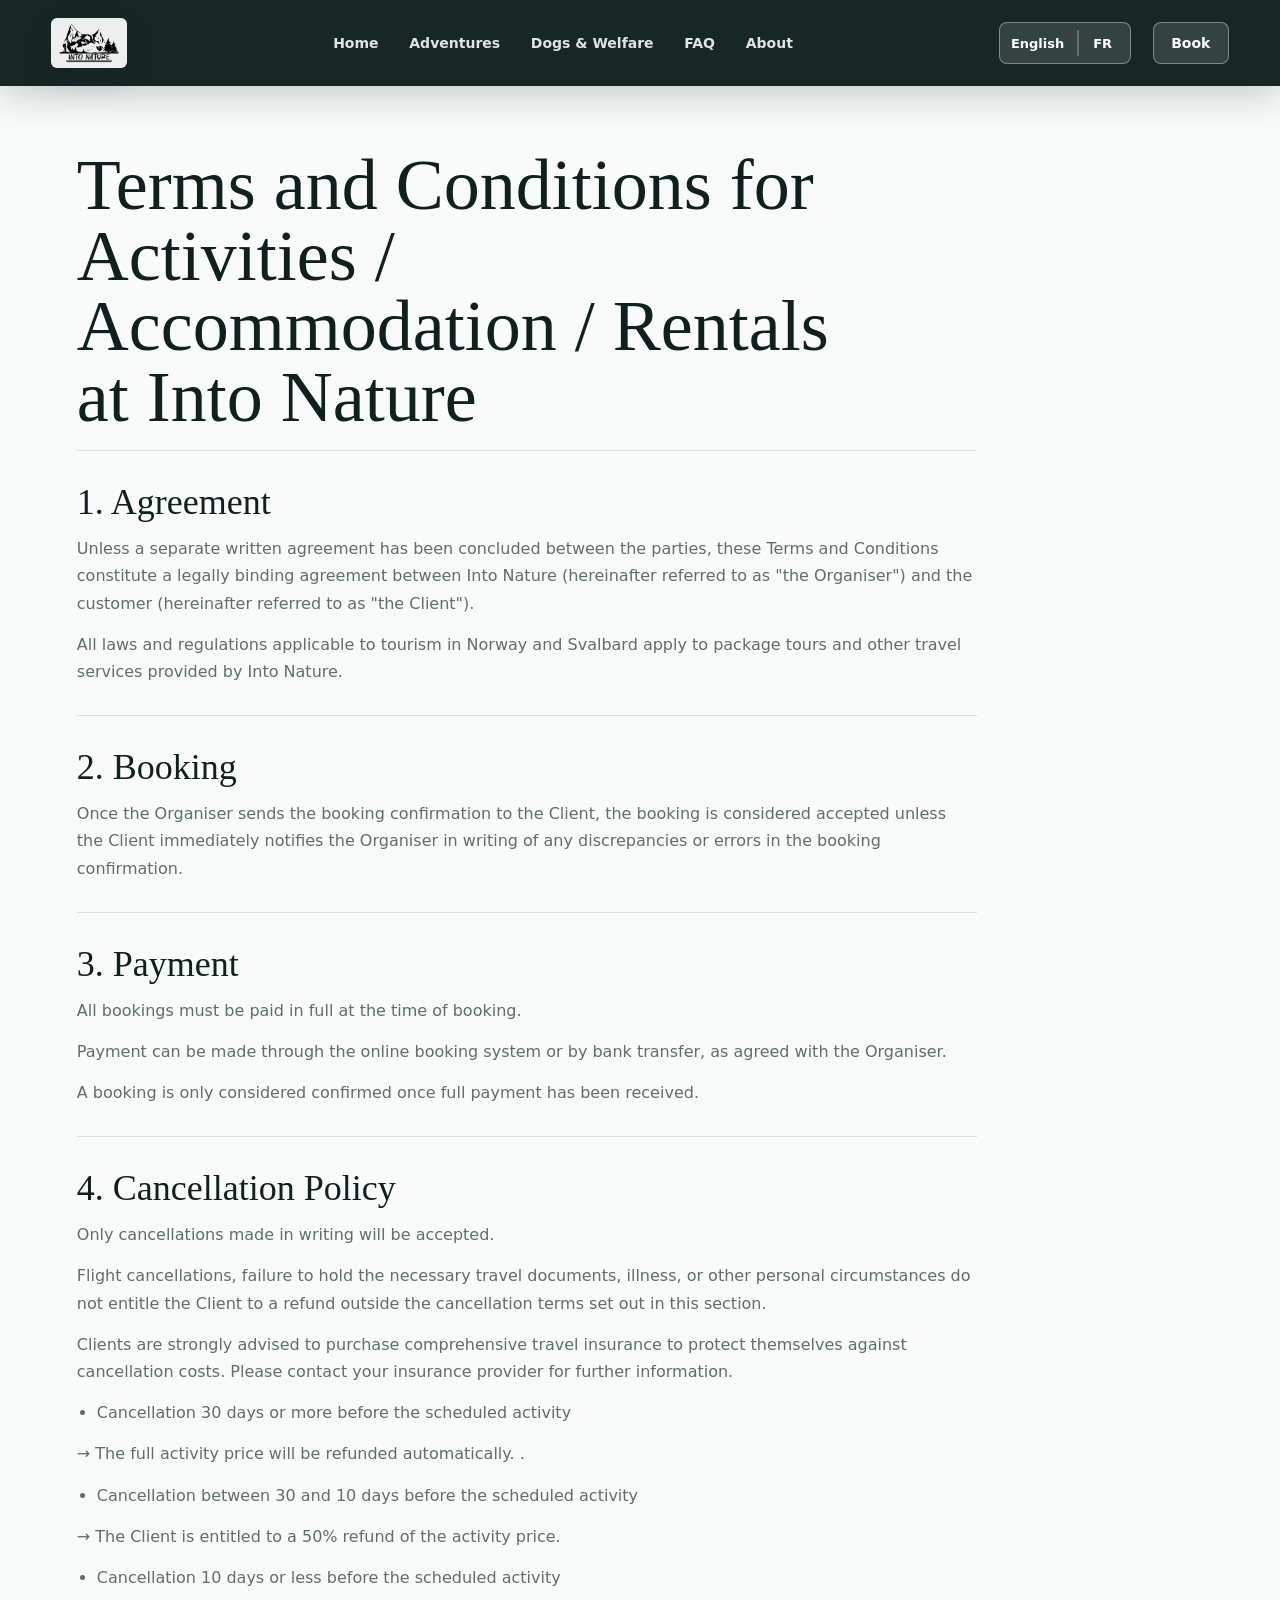
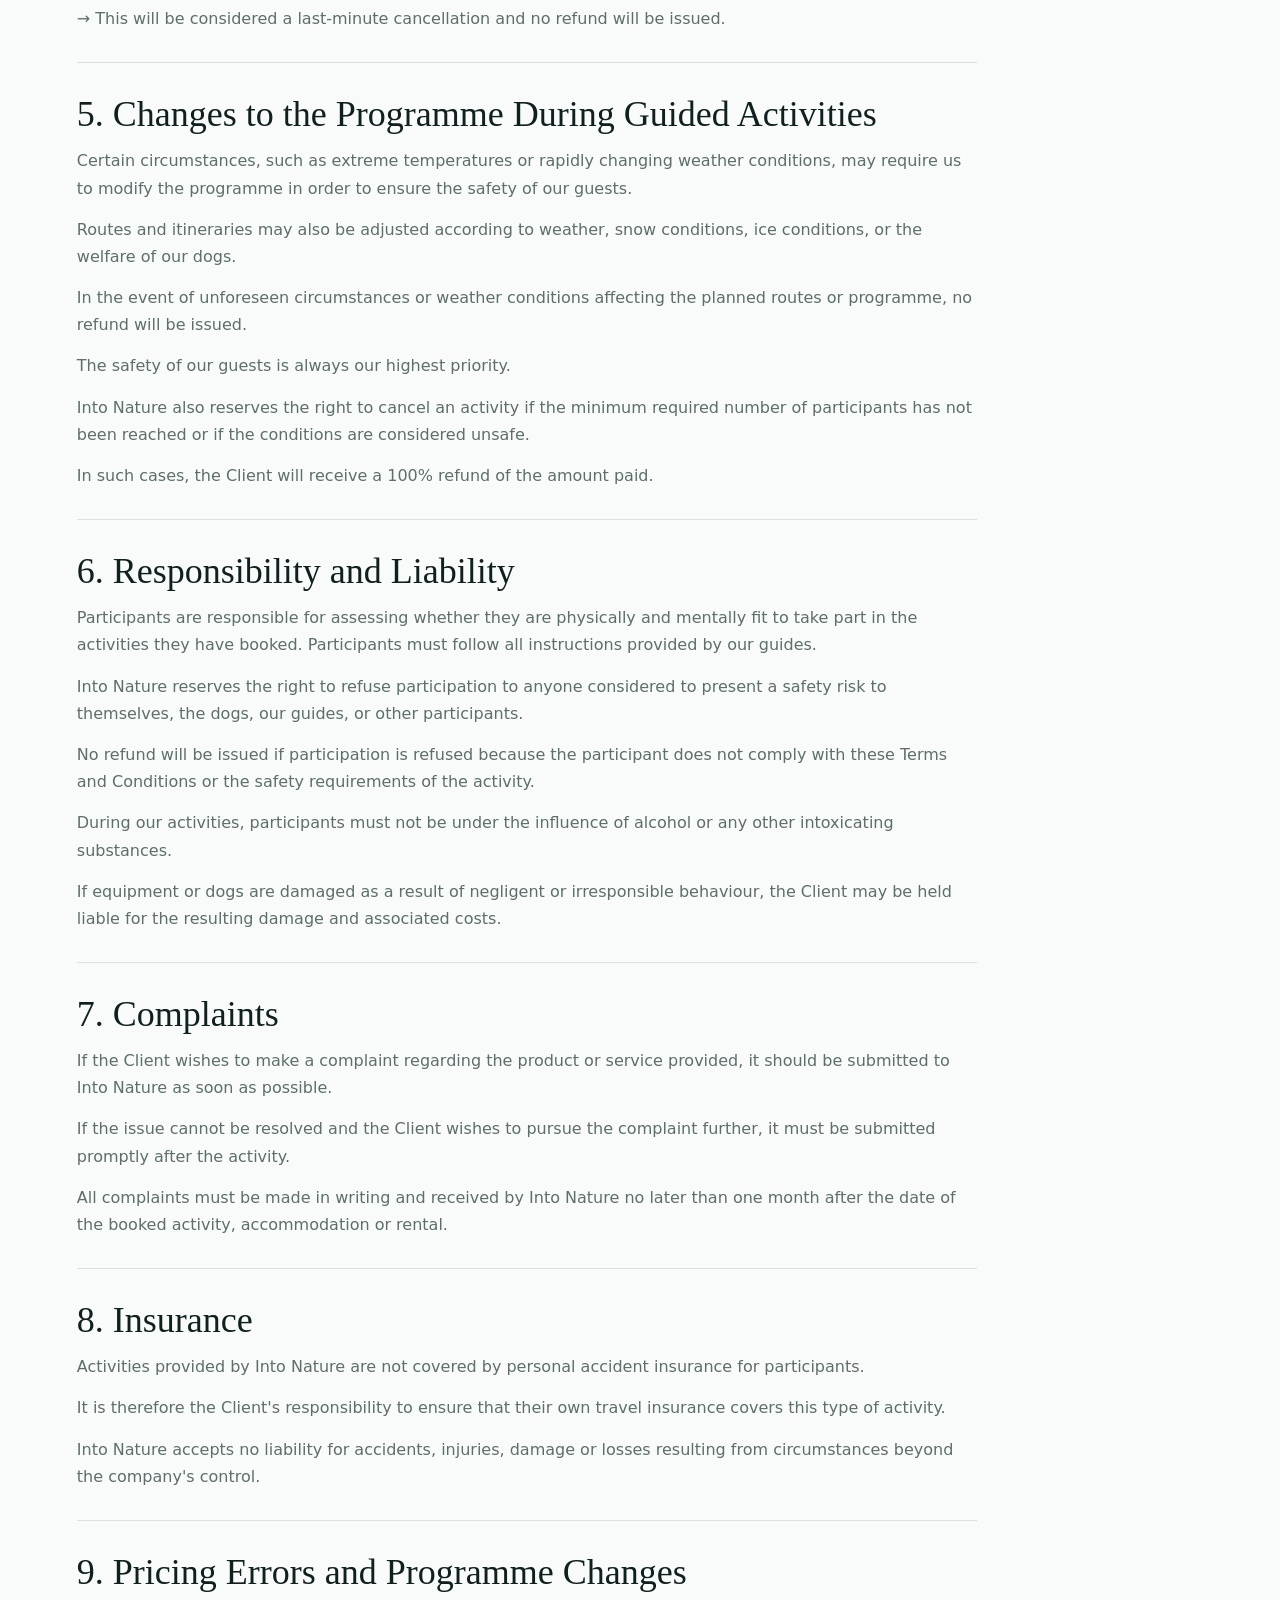
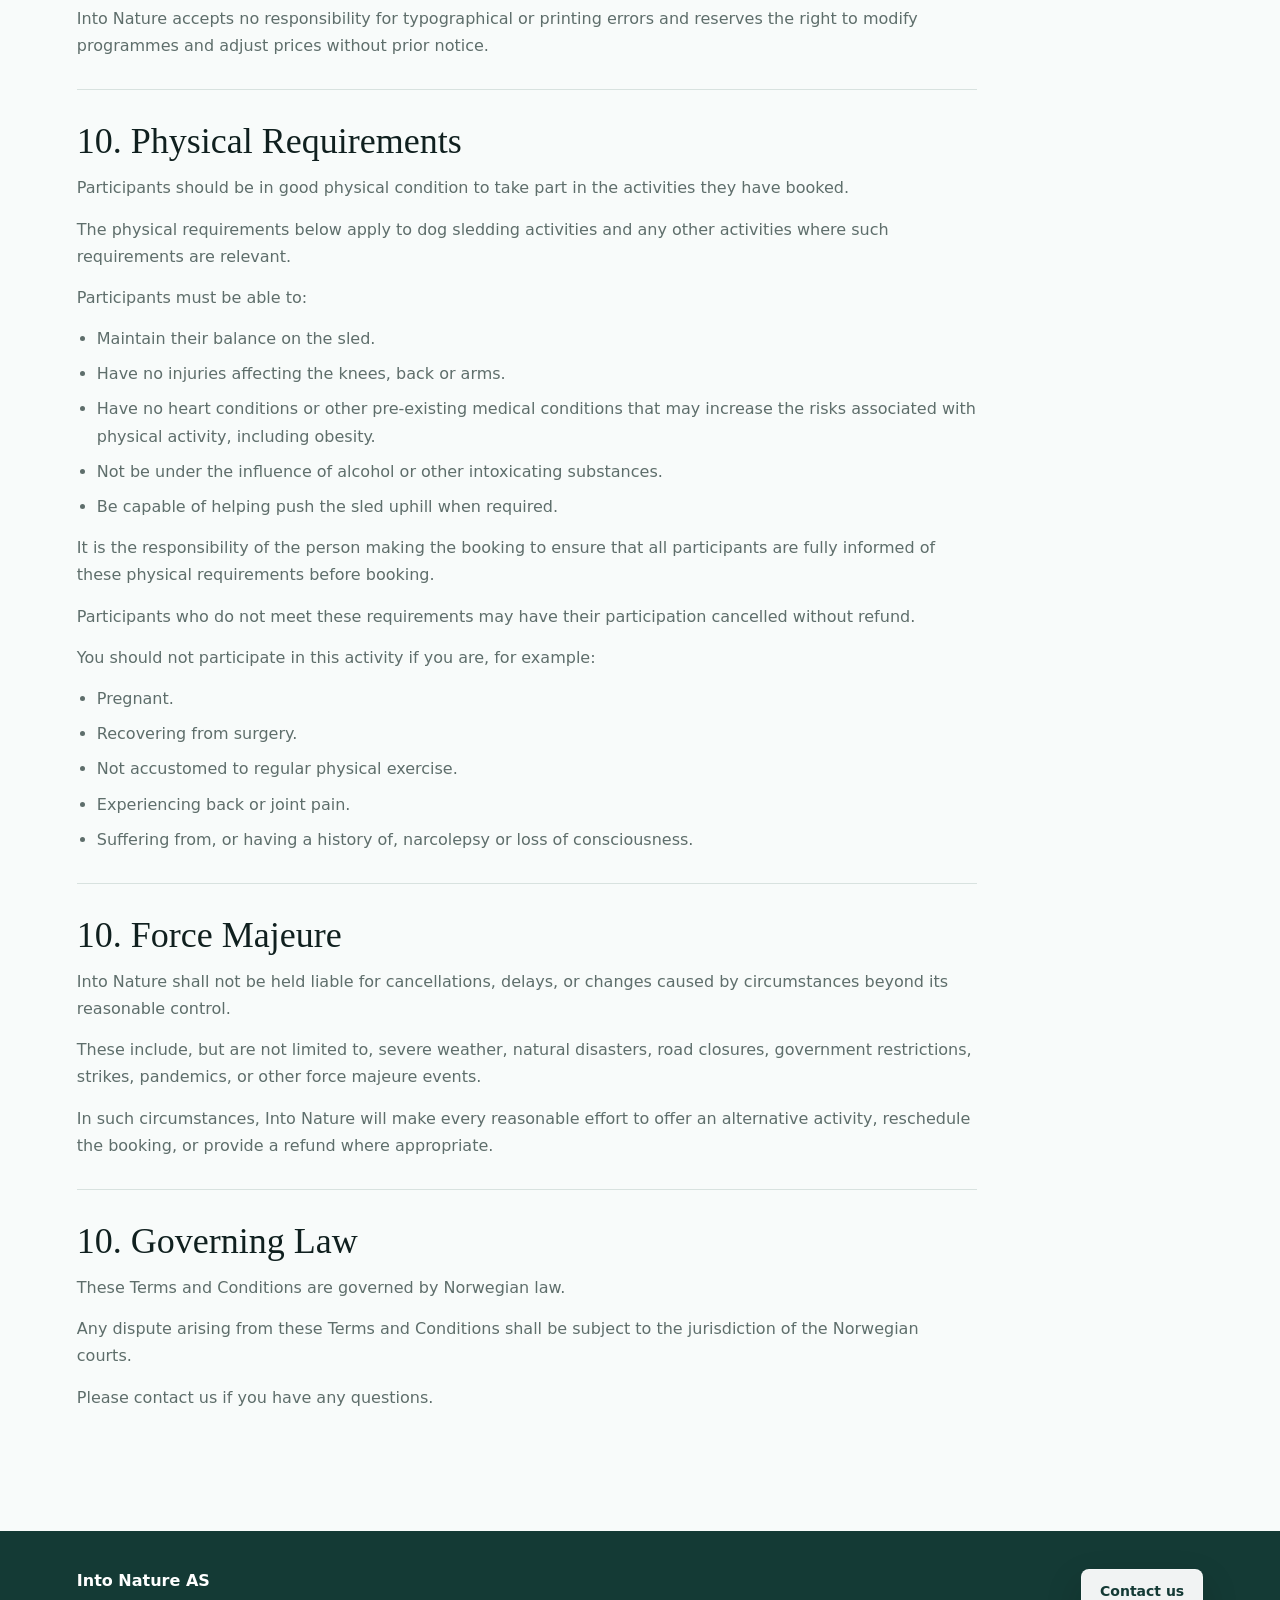
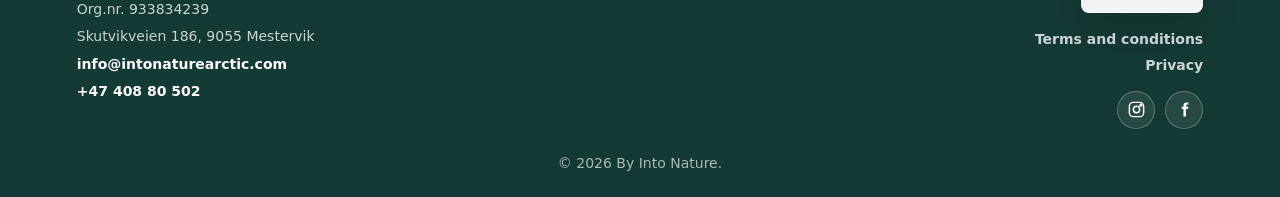
<file: terms-and-conditions.html>
<!doctype html>
<html lang="en">
  <head>
    <meta charset="utf-8">
    <meta name="viewport" content="width=device-width, initial-scale=1">
    <title>Terms and Conditions | Into Nature Arctic Adventures</title>
    <meta
      name="description"
      content="Terms and conditions for booking Arctic wilderness experiences with Into Nature AS."
    >
    <link rel="canonical" href="https://www.intonaturearctic.com/terms-and-conditions.html">
    <link rel="icon" href="assets/shared/logo/intonature-logo-black.png">
    <link rel="stylesheet" href="css/styles.css?v=20260618-1">
  </head>
  <body class="legal-page">
    <header class="site-header" aria-label="Primary navigation">
      <a class="brand page-brand" href="index.html#top" aria-label="Into Nature Arctic Adventures home">
        <img class="brand-logo" src="assets/shared/logo/intonature-logo-black.png" alt="">
      </a>
      <nav class="nav-links" aria-label="Main menu">
        <a href="index.html#top">Home</a>
        <a href="index.html#adventures">Adventures</a>
        <a href="index.html#welfare">Dogs &amp; Welfare</a>
        <a href="index.html#faq">FAQ</a>
        <a href="about.html">About</a>
      </nav>
      <button class="menu-toggle" type="button" aria-expanded="false" aria-controls="mobile-menu">
        <span class="menu-toggle-lines" aria-hidden="true"></span>
        <span>Menu</span>
      </button>
      <div class="header-actions">
        <button class="language-toggle" type="button" aria-label="Switch language" aria-live="polite">
          <span class="language-toggle-current">English</span>
          <span class="language-toggle-next">FR</span>
        </button>
        <a class="nav-cta" href="https://booking.intonaturearctic.com/">Book</a>
      </div>
      <nav class="mobile-menu" id="mobile-menu" aria-label="Mobile menu">
        <a href="index.html#top">Home</a>
        <a href="index.html#adventures">Adventures</a>
        <a href="index.html#welfare">Dogs &amp; Welfare</a>
        <a href="index.html#faq">FAQ</a>
        <a href="about.html">About</a>
        <a class="mobile-book-link" href="https://booking.intonaturearctic.com/">Book</a>
      </nav>
    </header>

    <main class="legal-main">
      <article class="legal-content">
        <h1>Terms and Conditions for Activities / Accommodation / Rentals at Into Nature</h1>

        <section class="legal-section">
          <h2>1. Agreement</h2>
          <p>Unless a separate written agreement has been concluded between the parties, these Terms and Conditions constitute a legally binding agreement between Into Nature (hereinafter referred to as "the Organiser") and the customer (hereinafter referred to as "the Client").</p>
          <p>All laws and regulations applicable to tourism in Norway and Svalbard apply to package tours and other travel services provided by Into Nature.</p>
        </section>

        <section class="legal-section">
          <h2>2. Booking</h2>
          <p>Once the Organiser sends the booking confirmation to the Client, the booking is considered accepted unless the Client immediately notifies the Organiser in writing of any discrepancies or errors in the booking confirmation.</p>
        </section>

        <section class="legal-section">
          <h2>3. Payment</h2>
          <p>All bookings must be paid in full at the time of booking.</p>
          <p>Payment can be made through the online booking system or by bank transfer, as agreed with the Organiser.</p>
          <p>A booking is only considered confirmed once full payment has been received.</p>
        </section>

        <section class="legal-section">
          <h2>4. Cancellation Policy</h2>
          <p>Only cancellations made in writing will be accepted.</p>
          <p>Flight cancellations, failure to hold the necessary travel documents, illness, or other personal circumstances do not entitle the Client to a refund outside the cancellation terms set out in this section.</p>
          <p>Clients are strongly advised to purchase comprehensive travel insurance  to protect themselves against cancellation costs. Please contact your insurance provider for further information.</p>
          <ul>
            <li>Cancellation 30 days or more before the scheduled activity</li>
          </ul>
          <p>→ The full activity price will be refunded automatically. .</p>
          <ul>
            <li>Cancellation between 30 and 10 days before the scheduled activity</li>
          </ul>
          <p>→ The Client is entitled to a 50% refund of the activity price.</p>
          <ul>
            <li>Cancellation 10 days or less before the scheduled activity</li>
          </ul>
          <p>→ This will be considered a last-minute cancellation and no refund will be issued.</p>
        </section>

        <section class="legal-section">
          <h2>5. Changes to the Programme During Guided Activities</h2>
          <p>Certain circumstances, such as extreme temperatures or rapidly changing weather conditions, may require us to modify the programme in order to ensure the safety of our guests.</p>
          <p>Routes and itineraries may also be adjusted according to weather, snow conditions, ice conditions, or the welfare of our dogs.</p>
          <p>In the event of unforeseen circumstances or weather conditions affecting the planned routes or programme, no refund will be issued.</p>
          <p>The safety of our guests is always our highest priority.</p>
          <p>Into Nature also reserves the right to cancel an activity if the minimum required number of participants has not been reached or if the conditions are considered unsafe.</p>
          <p>In such cases, the Client will receive a 100% refund of the amount paid.</p>
        </section>

        <section class="legal-section">
          <h2>6. Responsibility and Liability</h2>
          <p>Participants are responsible for assessing whether they are physically and mentally fit to take part in the activities they have booked. Participants must follow all instructions provided by our guides.</p>
          <p>Into Nature reserves the right to refuse participation to anyone considered to present a safety risk to themselves, the dogs, our guides, or other participants.</p>
          <p>No refund will be issued if participation is refused because the participant does not comply with these Terms and Conditions or the safety requirements of the activity.</p>
          <p>During our activities, participants must not be under the influence of alcohol or any other intoxicating substances.</p>
          <p>If equipment or dogs are damaged as a result of negligent or irresponsible behaviour, the Client may be held liable for the resulting damage and associated costs.</p>
        </section>

        <section class="legal-section">
          <h2>7. Complaints</h2>
          <p>If the Client wishes to make a complaint regarding the product or service provided, it should be submitted to Into Nature as soon as possible.</p>
          <p>If the issue cannot be resolved and the Client wishes to pursue the complaint further, it must be submitted promptly after the activity.</p>
          <p>All complaints must be made in writing and received by Into Nature no later than one month after the date of the booked activity, accommodation or rental.</p>
        </section>

        <section class="legal-section">
          <h2>8. Insurance</h2>
          <p>Activities provided by Into Nature are not covered by personal accident insurance for participants.</p>
          <p>It is therefore the Client's responsibility to ensure that their own travel insurance covers this type of activity.</p>
          <p>Into Nature accepts no liability for accidents, injuries, damage or losses resulting from circumstances beyond the company's control.</p>
        </section>

        <section class="legal-section">
          <h2>9. Pricing Errors and Programme Changes</h2>
          <p>Into Nature accepts no responsibility for typographical or printing errors and reserves the right to modify programmes and adjust prices without prior notice.</p>
        </section>

        <section class="legal-section">
          <h2>10. Physical Requirements</h2>
          <p>Participants should be in good physical condition to take part in the activities they have booked.</p>
          <p>The physical requirements below apply to dog sledding activities and any other activities where such requirements are relevant.</p>
          <p>Participants must be able to:</p>
          <ul>
            <li>Maintain their balance on the sled.</li>
            <li>Have no injuries affecting the knees, back or arms.</li>
            <li>Have no heart conditions or other pre-existing medical conditions that may increase the risks associated with physical activity, including obesity.</li>
            <li>Not be under the influence of alcohol or other intoxicating substances.</li>
            <li>Be capable of helping push the sled uphill when required.</li>
          </ul>
          <p>It is the responsibility of the person making the booking to ensure that all participants are fully informed of these physical requirements before booking.</p>
          <p>Participants who do not meet these requirements may have their participation cancelled without refund.</p>
          <p>You should not participate in this activity if you are, for example:</p>
          <ul>
            <li>Pregnant.</li>
            <li>Recovering from surgery.</li>
            <li>Not accustomed to regular physical exercise.</li>
            <li>Experiencing back or joint pain.</li>
            <li>Suffering from, or having a history of, narcolepsy or loss of consciousness.</li>
          </ul>
        </section>

        <section class="legal-section">
          <h2>10. Force Majeure</h2>
          <p>Into Nature shall not be held liable for cancellations, delays, or changes caused by circumstances beyond its reasonable control.</p>
          <p>These include, but are not limited to, severe weather, natural disasters, road closures, government restrictions, strikes, pandemics, or other force majeure events.</p>
          <p>In such circumstances, Into Nature will make every reasonable effort to offer an alternative activity, reschedule the booking, or provide a refund where appropriate.</p>
        </section>

        <section class="legal-section">
          <h2>10. Governing Law</h2>
          <p>These Terms and Conditions are governed by Norwegian law.</p>
          <p>Any dispute arising from these Terms and Conditions shall be subject to the jurisdiction of the Norwegian courts.</p>
          <p>Please contact us if you have any questions.</p>
        </section>
      </article>
    </main>

    <footer>
      <div class="footer-main">
        <address class="footer-contact">
          <strong>Into Nature AS</strong>
          <span>Org.nr. 933834239</span>
          <span>Skutvikveien 186, 9055 Mestervik</span>
          <a href="mailto:info@intonaturearctic.com">info@intonaturearctic.com</a>
          <a href="tel:+4740880502">+47 408 80 502</a>
        </address>
        <div class="footer-actions">
          <a class="footer-contact-button" href="faq.html#contact">Contact us</a>
          <nav class="footer-links" aria-label="Legal links">
            <a href="terms-and-conditions.html">Terms and conditions</a>
            <a href="privacy.html">Privacy</a>
          </nav>
          <div class="social-links" aria-label="Social media links">
            <a href="https://www.instagram.com/intonaturearctic/" aria-label="Into Nature on Instagram">
              <svg viewBox="0 0 24 24" aria-hidden="true">
                <rect x="3" y="3" width="18" height="18" rx="5"></rect>
                <circle cx="12" cy="12" r="4"></circle>
                <circle cx="17.5" cy="6.5" r="1.1"></circle>
              </svg>
            </a>
            <a href="https://www.facebook.com/intonaturearctic/" aria-label="Into Nature on Facebook">
              <svg viewBox="0 0 24 24" aria-hidden="true">
                <path d="M14.2 8.4V6.9c0-.7.5-1.1 1.2-1.1h1.5V3.2h-2.3c-2.6 0-3.9 1.6-3.9 3.8v1.4H8.4v2.9h2.3v9.5h3.2v-9.5h2.5l.5-2.9h-3Z"></path>
              </svg>
            </a>
          </div>
        </div>
      </div>
      <p class="footer-copyright">© 2026 By Into Nature.</p>
    </footer>
    <script src="js/languages.js?v=20260710-1"></script>
    <script src="js/main.js?v=20260710-1"></script>
  </body>
</html>
</file>
<file: css/styles.css>
:root {
  --ink: #10201f;
  --muted: #5e6e6b;
  --soft: #eef4f2;
  --snow: #f8fbfa;
  --line: #d8e2df;
  --pine: #143a35;
  --teal: #2d6d6a;
  --blue: #9ec4d5;
  --amber: #d69b4a;
  --white: #ffffff;
  --shadow: 0 20px 60px rgba(11, 34, 32, 0.16);
  font-family: Inter, ui-sans-serif, system-ui, -apple-system, BlinkMacSystemFont, "Segoe UI", sans-serif;
}

* {
  box-sizing: border-box;
}

html {
  scroll-behavior: smooth;
}

body {
  margin: 0;
  color: var(--ink);
  background: var(--snow);
  letter-spacing: 0;
  overflow-x: hidden;
}

a {
  color: inherit;
  text-decoration: none;
}

img {
  display: block;
  max-width: 100%;
}

.site-header {
  position: fixed;
  z-index: 1000;
  inset: 0 0 auto;
  width: 100%;
  display: flex;
  align-items: center;
  justify-content: space-between;
  gap: 24px;
  padding: 18px clamp(20px, 4vw, 58px);
  color: var(--white);
  background: linear-gradient(180deg, rgba(8, 24, 23, 0.74), rgba(8, 24, 23, 0));
}

.brand {
  display: inline-flex;
  align-items: center;
  gap: 12px;
  min-width: max-content;
}

.brand-hidden {
  width: 120px;
  min-width: 120px;
  height: 44px;
  pointer-events: none;
}

.page-brand {
  min-width: auto;
}

.brand-logo {
  width: 76px;
  height: 50px;
  object-fit: contain;
  border-radius: 6px;
  padding: 5px 7px;
  background: rgba(255, 255, 255, 0.92);
  box-shadow: 0 10px 30px rgba(5, 18, 17, 0.16);
}

.brand strong,
.brand small {
  display: block;
  line-height: 1.05;
}

.brand strong {
  font-size: 16px;
}

.brand small {
  margin-top: 3px;
  font-size: 12px;
  color: rgba(255, 255, 255, 0.78);
}

.nav-links {
  display: flex;
  align-items: center;
  gap: clamp(16px, 2.4vw, 34px);
  color: rgba(255, 255, 255, 0.88);
  font-size: 14px;
  font-weight: 650;
}

.header-actions {
  display: flex;
  align-items: center;
  gap: clamp(14px, 1.8vw, 22px);
}

.menu-toggle {
  display: none;
  min-height: 42px;
  align-items: center;
  justify-content: center;
  gap: 9px;
  border: 1px solid rgba(255, 255, 255, 0.38);
  border-radius: 8px;
  padding: 0 14px;
  background: rgba(255, 255, 255, 0.13);
  color: var(--white);
  cursor: pointer;
  font: inherit;
  font-size: 14px;
  font-weight: 800;
  backdrop-filter: blur(14px);
}

.menu-toggle-lines,
.menu-toggle-lines::before,
.menu-toggle-lines::after {
  display: block;
  width: 16px;
  height: 2px;
  border-radius: 999px;
  background: currentColor;
  content: "";
  transition: transform 180ms ease, opacity 180ms ease;
}

.menu-toggle-lines {
  position: relative;
}

.menu-toggle-lines::before,
.menu-toggle-lines::after {
  position: absolute;
  left: 0;
}

.menu-toggle-lines::before {
  top: -5px;
}

.menu-toggle-lines::after {
  top: 5px;
}

.menu-toggle[aria-expanded="true"] .menu-toggle-lines {
  transform: rotate(45deg);
}

.menu-toggle[aria-expanded="true"] .menu-toggle-lines::before {
  opacity: 0;
}

.menu-toggle[aria-expanded="true"] .menu-toggle-lines::after {
  top: 0;
  transform: rotate(90deg);
}

.mobile-menu {
  position: absolute;
  top: calc(100% - 8px);
  right: clamp(16px, 4vw, 58px);
  left: clamp(16px, 4vw, 58px);
  display: none;
  border: 1px solid rgba(255, 255, 255, 0.18);
  border-radius: 8px;
  padding: 10px;
  background: rgba(8, 26, 25, 0.94);
  box-shadow: 0 18px 44px rgba(5, 18, 17, 0.28);
  backdrop-filter: blur(18px);
}

.mobile-menu a {
  display: flex;
  min-height: 48px;
  align-items: center;
  border-radius: 6px;
  padding: 0 14px;
  color: var(--white);
  font-size: 15px;
  font-weight: 800;
}

.mobile-menu a:hover,
.mobile-menu a:focus-visible {
  background: rgba(255, 255, 255, 0.1);
}

.mobile-menu .mobile-book-link {
  margin-top: 8px;
  border: 1px solid var(--amber);
  background: var(--amber);
  color: var(--ink);
  box-shadow: 0 14px 32px rgba(214, 155, 74, 0.22);
}

.mobile-menu .mobile-book-link:hover,
.mobile-menu .mobile-book-link:focus-visible {
  border-color: #e0aa59;
  background: #e0aa59;
  color: var(--ink);
}

.nav-links a,
.nav-cta,
.button,
.menu-toggle,
.language-toggle {
  transition: transform 180ms ease, background 180ms ease, color 180ms ease, border-color 180ms ease;
}

.nav-links a:hover,
.nav-cta:hover,
.button:hover,
.menu-toggle:hover,
.language-toggle:hover {
  transform: translateY(-1px);
}

.nav-cta {
  display: inline-flex;
  min-width: 76px;
  min-height: 42px;
  align-items: center;
  justify-content: center;
  border: 1px solid rgba(255, 255, 255, 0.38);
  border-radius: 8px;
  background: rgba(255, 255, 255, 0.13);
  color: var(--white);
  font-size: 14px;
  font-weight: 750;
}

.language-toggle {
  --divider-x: 60%;
  position: relative;
  display: grid;
  width: 132px;
  min-height: 42px;
  grid-template-columns: minmax(0, 1fr) minmax(0, 0.72fr);
  align-items: center;
  overflow: hidden;
  border: 1px solid rgba(255, 255, 255, 0.38);
  border-radius: 8px;
  padding: 0;
  background: rgba(255, 255, 255, 0.13);
  color: var(--white);
  cursor: pointer;
  font: inherit;
  font-size: 13px;
  font-weight: 850;
  line-height: 1;
  backdrop-filter: blur(14px);
  transition:
    transform 180ms ease,
    background 180ms ease,
    border-color 180ms ease,
    width 220ms ease,
    grid-template-columns 680ms cubic-bezier(0.22, 1, 0.36, 1);
}

.language-toggle::before {
  position: absolute;
  top: 7px;
  bottom: 7px;
  left: var(--divider-x);
  width: 1px;
  background: rgba(255, 255, 255, 0.5);
  content: "";
  transform: translateX(-50%);
  transition: left 680ms cubic-bezier(0.22, 1, 0.36, 1);
}

.language-toggle:hover {
  border-color: rgba(255, 255, 255, 0.54);
  background: rgba(255, 255, 255, 0.18);
}

.language-toggle-current,
.language-toggle-next {
  position: relative;
  z-index: 1;
  display: grid;
  min-width: 0;
  height: 100%;
  place-items: center;
  padding: 0 10px;
  white-space: nowrap;
  opacity: 1;
  transition: opacity 300ms ease, transform 300ms ease;
}

.language-toggle.is-changing .language-toggle-current,
.language-toggle.is-changing .language-toggle-next {
  opacity: 0;
  transform: translateY(2px);
}

.language-toggle.is-fr {
  --divider-x: 38%;
  grid-template-columns: minmax(0, 0.66fr) minmax(0, 1.34fr);
}

.hero {
  position: relative;
  min-height: 96vh;
  overflow: hidden;
  background: #0c2222;
}

.hero-media {
  position: absolute;
  inset: 0;
  background:
    linear-gradient(90deg, rgba(5, 20, 19, 0.92) 0%, rgba(7, 24, 24, 0.7) 42%, rgba(7, 24, 24, 0.06) 100%),
    linear-gradient(0deg, rgba(12, 34, 34, 0.86) 0%, rgba(12, 34, 34, 0) 38%),
    url("../assets/pages/home/hero/dog-sledding-malangen.jpg") center / cover;
  transform: scale(1.02);
}

.hero-logo-showcase {
  position: absolute;
  z-index: 1;
  top: 16%;
  left: clamp(42px, 6vw, 86px);
  display: grid;
  width: clamp(430px, 30vw, 660px);
  aspect-ratio: 1.9;
  place-items: center;
  border: 0;
  border-radius: 0;
  background: none;
  box-shadow: none;
  transform: translateY(-50%);
}

.hero-logo-showcase::before {
  position: absolute;
  inset: -90px -160px;
  z-index: -1;
  border-radius: 999px;
  background:
    radial-gradient(ellipse at center, rgba(255, 255, 255, 0.92) 0%, rgba(255, 255, 255, 0.72) 22%, rgba(255, 255, 255, 0.38) 43%, rgba(255, 255, 255, 0.14) 62%, rgba(255, 255, 255, 0) 82%);
  content: "";
  filter: blur(22px);
}

.hero-logo-showcase::after {
  position: absolute;
  inset: -48px -100px;
  z-index: -1;
  border-radius: 999px;
  background:
    radial-gradient(ellipse at center, rgba(232, 241, 240, 0.5) 0%, rgba(232, 241, 240, 0.22) 42%, rgba(232, 241, 240, 0) 78%);
  content: "";
  filter: blur(34px);
}

.hero-logo-showcase img {
  width: 78%;
  height: 76%;
  object-fit: contain;
  filter: drop-shadow(0 10px 16px rgba(0, 0, 0, 0.32));
}

.hero-content {
  position: relative;
  z-index: 2;
  display: grid;
  min-height: 96vh;
  grid-template-columns: minmax(0, 760px) minmax(260px, 360px);
  align-items: end;
  gap: clamp(28px, 6vw, 90px);
  padding: 300px clamp(20px, 6vw, 86px) 78px;
  color: var(--white);
}

.hero-copy {
  min-width: 0;
  max-width: 770px;
}

h1,
h2,
h3,
p {
  margin-top: 0;
}

h1 {
  max-width: 750px;
  margin-bottom: 24px;
  font-family: Georgia, "Times New Roman", serif;
  font-size: clamp(48px, 8vw, 104px);
  font-weight: 500;
  line-height: 0.95;
}

.hero-copy p {
  max-width: 620px;
  margin-bottom: 34px;
  color: rgba(255, 255, 255, 0.86);
  font-size: clamp(18px, 2.1vw, 24px);
  line-height: 1.45;
}

.hero-actions {
  display: flex;
  flex-wrap: wrap;
  gap: 14px;
}

.button {
  display: inline-flex;
  min-height: 52px;
  align-items: center;
  justify-content: center;
  border-radius: 8px;
  padding: 0 22px;
  font-size: 15px;
  font-weight: 800;
}

.button-primary {
  border: 1px solid var(--amber);
  background: var(--amber);
  color: #17201d;
}

.button-secondary {
  border: 1px solid rgba(255, 255, 255, 0.42);
  background: rgba(255, 255, 255, 0.12);
  color: var(--white);
  backdrop-filter: blur(14px);
}

.button.dark {
  border-color: var(--pine);
  background: var(--pine);
  color: var(--white);
}

.button:disabled,
.button[aria-disabled="true"] {
  cursor: default;
  opacity: 0.82;
}

.button:disabled:hover,
.button[aria-disabled="true"]:hover {
  transform: none;
}

.hero-panel {
  width: 100%;
  max-width: 360px;
  border: 1px solid rgba(255, 255, 255, 0.22);
  border-radius: 8px;
  padding: 24px;
  background: rgba(8, 26, 25, 0.64);
  box-shadow: var(--shadow);
  backdrop-filter: blur(18px);
}

.panel-label {
  display: block;
  margin-bottom: 18px;
  color: var(--blue);
  font-size: 12px;
  font-weight: 850;
  text-transform: uppercase;
}

.hero-panel strong {
  display: block;
  margin-bottom: 10px;
  font-family: Georgia, "Times New Roman", serif;
  font-size: 28px;
  font-weight: 500;
  line-height: 1.08;
}

.hero-panel p {
  margin-bottom: 0;
  color: rgba(255, 255, 255, 0.78);
  font-size: 15px;
  line-height: 1.6;
}

.intro-band,
.section,
.story-section,
.faq-section,
.booking-cta {
  padding: clamp(70px, 9vw, 124px) clamp(20px, 6vw, 86px);
}

.intro-band {
  display: grid;
  grid-template-columns: minmax(0, 1fr) minmax(320px, 560px);
  gap: clamp(34px, 7vw, 90px);
  align-items: start;
  background: var(--white);
}

.intro-copy h2,
.section-heading h2,
.story-copy h2,
.booking-cta h2 {
  margin-bottom: 18px;
  font-family: Georgia, "Times New Roman", serif;
  font-size: clamp(34px, 4.6vw, 64px);
  font-weight: 500;
  line-height: 1;
}

.intro-copy p,
.section-heading p,
.story-copy p,
.booking-cta p {
  color: var(--muted);
  font-size: 17px;
  line-height: 1.7;
}

.fact-list {
  display: grid;
  gap: 0;
  margin: 0;
  border-top: 1px solid var(--line);
}

.fact-list div {
  display: grid;
  grid-template-columns: 136px 1fr;
  gap: 20px;
  padding: 22px 0;
  border-bottom: 1px solid var(--line);
}

.fact-list dt {
  color: var(--teal);
  font-size: 13px;
  font-weight: 850;
  text-transform: uppercase;
}

.fact-list dd {
  margin: 0;
  font-family: Georgia, "Times New Roman", serif;
  font-size: 23px;
}

.section {
  background: var(--snow);
}

.section-heading {
  max-width: 880px;
  margin-bottom: 42px;
}

.section-heading p {
  max-width: 660px;
  margin-bottom: 6px;
}

.tour-grid {
  display: grid;
  grid-template-columns: repeat(2, minmax(0, 1fr));
  grid-auto-rows: 1fr;
  align-items: stretch;
  gap: 18px;
}

.tour-card {
  display: grid;
  grid-template-rows: auto 1fr;
  height: 100%;
  overflow: hidden;
  border: 1px solid var(--line);
  border-radius: 8px;
  background: var(--white);
  box-shadow: 0 14px 34px rgba(16, 32, 31, 0.07);
  transition: transform 180ms ease, box-shadow 180ms ease, border-color 180ms ease;
}

.tour-card:hover {
  border-color: rgba(45, 109, 106, 0.34);
  box-shadow: 0 20px 46px rgba(16, 32, 31, 0.11);
  transform: translateY(-2px);
}

.tour-card.featured {
  grid-row: auto;
}

.tour-card img {
  width: 100%;
  height: clamp(230px, 19vw, 310px);
  object-fit: cover;
}

.tour-card.featured img {
  height: clamp(230px, 19vw, 310px);
}

.tour-card div {
  display: flex;
  flex-direction: column;
  padding: 24px;
}

.tour-card h3,
.reassurance-list h3 {
  margin-bottom: 10px;
  font-family: Georgia, "Times New Roman", serif;
  font-size: clamp(24px, 1.8vw, 28px);
  font-weight: 500;
}

.tour-card p,
.reassurance-list p {
  margin-bottom: 0;
  color: var(--muted);
  font-size: 15px;
  line-height: 1.6;
}

.tour-card ul {
  display: flex;
  flex-wrap: wrap;
  gap: 8px;
  margin: 20px 0 0;
  padding: 0;
  list-style: none;
}

.tour-card li {
  border: 1px solid var(--line);
  border-radius: 8px;
  padding: 8px 10px;
  color: var(--pine);
  font-size: 13px;
  font-weight: 760;
}

.tour-card li.price-pill {
  display: inline-flex;
  align-items: center;
  gap: 9px;
}

.tour-card li.price-pill span + span {
  border-left: 1px solid rgba(20, 58, 53, 0.22);
  padding-left: 9px;
}

.tour-card-btn {
  display: inline-flex;
  min-height: 42px;
  align-items: center;
  align-self: flex-end;
  justify-content: center;
  gap: 8px;
  margin-top: auto;
  border: 1px solid rgba(45, 109, 106, 0.28);
  border-radius: 8px;
  padding: 0 16px;
  background: #173f3a;
  color: var(--white);
  cursor: pointer;
  font: inherit;
  font-size: 14px;
  font-weight: 850;
  line-height: 1;
  transition: transform 180ms ease, background 180ms ease, box-shadow 180ms ease, border-color 180ms ease;
}

.tour-card-btn::after {
  width: 7px;
  height: 7px;
  border-top: 2px solid currentColor;
  border-right: 2px solid currentColor;
  content: "";
  transform: rotate(45deg);
}

.tour-card-btn:hover {
  border-color: rgba(45, 109, 106, 0.48);
  background: #235f59;
  box-shadow: 0 10px 22px rgba(20, 58, 53, 0.18);
  transform: translateY(-1px);
}

.tour-card-btn:focus-visible {
  outline: 3px solid rgba(45, 109, 106, 0.28);
  outline-offset: 3px;
}

.tour-card-transport {
  margin: 18px 0 18px;
}

@media (min-width: 981px) {
  .tour-card div {
    min-height: 320px;
  }
}

.logistics {
  display: grid;
  grid-template-columns: repeat(4, 1fr);
  gap: 1px;
  background: var(--pine);
  color: var(--white);
}

.logistics div {
  min-height: 250px;
  padding: 34px clamp(18px, 2.5vw, 34px);
  background: rgba(255, 255, 255, 0.045);
}

.logistics span {
  display: block;
  margin-bottom: 44px;
  color: var(--amber);
  font-size: 13px;
  font-weight: 850;
}

.logistics strong {
  display: block;
  margin-bottom: 12px;
  font-family: Georgia, "Times New Roman", serif;
  font-size: 30px;
  font-weight: 500;
  line-height: 1.08;
}

.logistics p {
  margin-bottom: 0;
  color: rgba(255, 255, 255, 0.72);
  line-height: 1.55;
}

.reviews-section {
  display: grid;
  grid-template-columns: minmax(280px, 0.55fr) minmax(0, 1fr);
  gap: clamp(34px, 6vw, 84px);
  align-items: center;
  overflow: hidden;
  padding: clamp(70px, 8vw, 112px) 0 clamp(70px, 8vw, 112px) clamp(20px, 6vw, 86px);
  background: var(--snow);
}

.reviews-copy {
  max-width: 520px;
}

.reviews-copy h2 {
  margin-bottom: 18px;
  font-family: Georgia, "Times New Roman", serif;
  font-size: clamp(34px, 4.4vw, 58px);
  font-weight: 500;
  line-height: 1;
}

.reviews-copy p {
  color: var(--muted);
  font-size: 17px;
  line-height: 1.7;
}

.reviews-link,
.faq-more-link {
  display: inline-flex;
  min-height: 48px;
  align-items: center;
  justify-content: center;
  margin-top: 18px;
  border: 1px solid rgba(45, 109, 106, 0.28);
  border-radius: 8px;
  padding: 0 18px;
  background: var(--white);
  color: var(--pine);
  font-size: 14px;
  font-weight: 850;
  transition: transform 180ms ease, border-color 180ms ease, box-shadow 180ms ease;
}

.reviews-link:hover,
.faq-more-link:hover {
  border-color: rgba(45, 109, 106, 0.48);
  box-shadow: 0 12px 26px rgba(16, 32, 31, 0.08);
  transform: translateY(-1px);
}

.reviews-link-mobile {
  display: none;
}

.review-carousel {
  position: relative;
  overflow: hidden;
  padding: 14px 0;
}

.review-carousel::before,
.review-carousel::after {
  position: absolute;
  z-index: 2;
  top: 0;
  bottom: 0;
  width: 90px;
  content: "";
  pointer-events: none;
}

.review-carousel::before {
  left: 0;
  background: linear-gradient(90deg, var(--snow), rgba(248, 251, 250, 0));
}

.review-carousel::after {
  right: 0;
  background: linear-gradient(270deg, var(--snow), rgba(248, 251, 250, 0));
}

.review-track {
  display: flex;
  width: max-content;
  gap: 16px;
  animation: review-scroll 34s linear infinite;
}

.review-carousel:hover .review-track {
  animation-play-state: paused;
}

.review-card {
  width: min(300px, 72vw);
  border: 1px solid var(--line);
  border-radius: 8px;
  padding: 20px;
  background: var(--white);
  box-shadow: 0 14px 34px rgba(16, 32, 31, 0.06);
}

.review-card-soft {
  background: #edf5f2;
}

.review-meta {
  display: flex;
  align-items: baseline;
  justify-content: space-between;
  gap: 12px;
  margin-bottom: 10px;
}

.review-meta strong {
  color: var(--ink);
  font-size: 14px;
  font-weight: 850;
}

.review-meta span {
  color: var(--muted);
  font-size: 12px;
}

.review-stars {
  margin-bottom: 12px;
  color: #d89a2b;
  font-size: 16px;
  letter-spacing: 0;
}

.review-card p {
  margin: 0;
  color: var(--ink);
  font-size: 15px;
  line-height: 1.55;
}

@keyframes review-scroll {
  from {
    transform: translateX(0);
  }

  to {
    transform: translateX(calc(-50% - 8px));
  }
}

@media (prefers-reduced-motion: reduce) {
  .review-track {
    animation: none;
  }
}

.story-section {
  display: grid;
  grid-template-columns: minmax(280px, 0.82fr) minmax(0, 1fr);
  gap: clamp(34px, 7vw, 88px);
  align-items: center;
  background:
    linear-gradient(90deg, var(--white), rgba(238, 244, 242, 0.72));
}

.story-image {
  min-height: 620px;
  border-radius: 8px;
  background:
    linear-gradient(0deg, rgba(12, 34, 34, 0.36), rgba(12, 34, 34, 0)),
    url("../assets/pages/home/story/malangen-fjord-aerial.jpg") center / cover;
  box-shadow: var(--shadow);
}

.story-copy {
  max-width: 660px;
}

.section-note {
  display: block;
  margin-bottom: 14px;
  color: var(--teal);
  font-size: 13px;
  font-weight: 900;
  text-transform: uppercase;
}

.story-points {
  display: grid;
  grid-template-columns: repeat(2, minmax(0, 1fr));
  gap: 14px;
  margin-top: 32px;
}

.story-points article {
  border: 1px solid var(--line);
  border-radius: 8px;
  padding: 18px;
  background: rgba(255, 255, 255, 0.76);
}

.story-points strong {
  display: block;
  margin-bottom: 8px;
  font-family: Georgia, "Times New Roman", serif;
  font-size: 22px;
  font-weight: 500;
  line-height: 1.1;
}

.story-points p {
  margin: 0;
  color: var(--muted);
  font-size: 14px;
  line-height: 1.55;
}

.story-link {
  display: inline-flex;
  min-height: 48px;
  align-items: center;
  justify-content: center;
  margin-top: 28px;
  border: 1px solid rgba(20, 58, 53, 0.2);
  border-radius: 8px;
  padding: 0 18px;
  background: var(--pine);
  color: var(--white);
  font-size: 14px;
  font-weight: 850;
  transition: transform 180ms ease, background 180ms ease, box-shadow 180ms ease;
}

.story-link:hover {
  background: #235f59;
  box-shadow: 0 12px 26px rgba(20, 58, 53, 0.18);
  transform: translateY(-1px);
}

.split {
  display: grid;
  grid-template-columns: minmax(0, 0.9fr) minmax(340px, 0.85fr);
  gap: clamp(32px, 7vw, 86px);
  align-items: start;
}

.section-heading.compact {
  display: block;
  margin-bottom: 0;
}

.reassurance-list {
  display: grid;
  gap: 14px;
}

.reassurance-list div {
  border: 1px solid var(--line);
  border-radius: 8px;
  padding: 26px;
  background: var(--white);
}

.faq-section {
  background: #e7f0ed;
}

.faq-list {
  display: grid;
  gap: 12px;
  max-width: 920px;
}

.faq-more-link {
  margin-top: 22px;
  background: var(--pine);
  color: var(--white);
}

details {
  border: 1px solid rgba(20, 58, 53, 0.16);
  border-radius: 8px;
  background: rgba(255, 255, 255, 0.7);
}

summary {
  cursor: pointer;
  padding: 22px 24px;
  font-size: 18px;
  font-weight: 800;
}

details p {
  margin: 0;
  padding: 0 24px 24px;
  color: var(--muted);
  line-height: 1.65;
}

.faq-action-link {
  display: inline-flex;
  min-height: 40px;
  align-items: center;
  justify-content: center;
  margin: 0 24px 24px;
  border: 1px solid rgba(20, 58, 53, 0.22);
  border-radius: 8px;
  padding: 0 14px;
  background: var(--pine);
  color: var(--white);
  font-size: 14px;
  font-weight: 850;
}

.faq-action-link:hover,
.faq-action-link:focus-visible {
  background: #235f59;
}

.booking-cta {
  display: flex;
  align-items: center;
  justify-content: space-between;
  gap: 30px;
  background:
    linear-gradient(90deg, rgba(255, 255, 255, 0.92), rgba(255, 255, 255, 0.62)),
    url("../assets/pages/home/booking-cta/dog-sledding-malangen.jpg") center / cover;
}

.booking-cta div {
  max-width: 760px;
}

footer {
  display: grid;
  gap: 26px;
  padding: 38px clamp(20px, 6vw, 86px) 26px;
  background: var(--pine);
  color: rgba(255, 255, 255, 0.78);
  font-size: 14px;
}

.footer-main {
  display: flex;
  align-items: flex-start;
  justify-content: space-between;
  gap: 28px;
}

.footer-contact {
  display: grid;
  gap: 7px;
  max-width: 360px;
  font-style: normal;
  line-height: 1.45;
}

.footer-contact strong {
  color: var(--white);
  font-size: 16px;
}

footer a {
  color: var(--white);
  font-weight: 800;
}

.footer-actions {
  display: grid;
  justify-items: end;
  gap: 18px;
}

.footer-contact-button {
  display: inline-flex;
  min-height: 44px;
  align-items: center;
  justify-content: center;
  border: 1px solid rgba(255, 255, 255, 0.34);
  border-radius: 8px;
  padding: 0 18px;
  background: rgba(255, 255, 255, 0.94);
  color: var(--pine);
  box-shadow: 0 16px 36px rgba(5, 18, 17, 0.2);
  font-size: 14px;
  font-weight: 900;
  transition: transform 180ms ease, background 180ms ease, box-shadow 180ms ease;
}

.footer-contact-button:hover,
.footer-contact-button:focus-visible {
  background: var(--white);
  box-shadow: 0 20px 44px rgba(5, 18, 17, 0.28);
  color: var(--pine);
  outline: none;
  transform: translateY(-1px);
}

.footer-links {
  display: grid;
  justify-items: end;
  gap: 10px;
}

.footer-links a {
  color: rgba(255, 255, 255, 0.78);
  font-weight: 750;
}

.footer-links a:hover {
  color: var(--white);
}

.footer-copyright {
  margin: 0;
  color: rgba(255, 255, 255, 0.64);
  text-align: center;
}

.social-links {
  display: flex;
  align-items: center;
  justify-content: flex-end;
  gap: 10px;
}

.social-links a {
  display: grid;
  width: 38px;
  height: 38px;
  place-items: center;
  border: 1px solid rgba(255, 255, 255, 0.26);
  border-radius: 50%;
  background: rgba(255, 255, 255, 0.08);
  color: var(--white);
  transition: transform 180ms ease, background 180ms ease, border-color 180ms ease;
}

.social-links a:hover {
  border-color: rgba(255, 255, 255, 0.5);
  background: rgba(255, 255, 255, 0.16);
  transform: translateY(-1px);
}

.social-links svg {
  width: 19px;
  height: 19px;
  fill: none;
  stroke: currentColor;
  stroke-width: 1.8;
  stroke-linecap: round;
  stroke-linejoin: round;
}

.social-links a:nth-child(2) svg {
  fill: currentColor;
  stroke: none;
}

.legal-page .site-header {
  background: rgba(8, 26, 25, 0.94);
  box-shadow: 0 12px 34px rgba(5, 18, 17, 0.18);
}

.legal-main {
  padding: 150px clamp(20px, 6vw, 86px) 90px;
  background: var(--snow);
}

.legal-content {
  max-width: 900px;
}

.legal-content h1 {
  max-width: 780px;
  margin-bottom: 18px;
  color: var(--ink);
  font-size: clamp(42px, 6vw, 72px);
  line-height: 0.98;
}

.legal-updated {
  margin-bottom: 48px;
  color: var(--muted);
}

.legal-section {
  border-top: 1px solid var(--line);
  padding: 30px 0;
}

.legal-section h2 {
  margin-bottom: 12px;
  font-family: Georgia, "Times New Roman", serif;
  font-size: clamp(26px, 3vw, 36px);
  font-weight: 500;
}

.legal-section p,
.legal-section li {
  color: var(--muted);
  font-size: 16px;
  line-height: 1.7;
}

.legal-section p {
  margin-bottom: 14px;
}

.legal-section p:last-child,
.legal-section ul:last-child {
  margin-bottom: 0;
}

.legal-section ul {
  display: grid;
  gap: 8px;
  margin: 0 0 14px;
  padding-left: 20px;
}

body.modal-open {
  overflow: hidden;
}

.legal-modal {
  width: min(920px, calc(100vw - 32px));
  height: min(820px, calc(100vh - 32px));
  max-height: calc(100vh - 32px);
  margin: auto;
  border: 0;
  border-radius: 10px;
  overflow: hidden;
  padding: 0;
  background: transparent;
  color: var(--ink);
}

.legal-modal::backdrop {
  background: rgba(5, 18, 17, 0.68);
  backdrop-filter: blur(8px);
}

.legal-modal-shell {
  position: relative;
  height: 100%;
  overflow: hidden;
  border: 1px solid rgba(212, 226, 222, 0.8);
  border-radius: 10px;
  background: var(--snow);
  box-shadow: 0 34px 90px rgba(5, 18, 17, 0.32);
}

.legal-modal-close {
  position: absolute;
  top: 18px;
  right: 18px;
  z-index: 2;
  display: grid;
  width: 42px;
  height: 42px;
  place-items: center;
  border: 1px solid var(--line);
  border-radius: 50%;
  background: rgba(255, 255, 255, 0.92);
  color: var(--pine);
  cursor: pointer;
  transition: transform 180ms ease, border-color 180ms ease, background 180ms ease;
}

.legal-modal-close::before,
.legal-modal-close::after {
  position: absolute;
  width: 16px;
  height: 2px;
  border-radius: 999px;
  background: currentColor;
  content: "";
}

.legal-modal-close::before {
  transform: rotate(45deg);
}

.legal-modal-close::after {
  transform: rotate(-45deg);
}

.legal-modal-close:hover {
  border-color: rgba(45, 109, 106, 0.38);
  background: var(--white);
  transform: translateY(-1px);
}

.legal-modal-content {
  height: 100%;
  overflow-y: auto;
  overscroll-behavior: contain;
  padding: clamp(28px, 5vw, 56px);
  padding-right: clamp(28px, 5vw, 72px);
}

.legal-modal-content:focus {
  outline: none;
}

.legal-modal-content .legal-content {
  max-width: none;
}

.legal-modal-content .legal-content h1 {
  padding-right: 58px;
  font-size: clamp(34px, 5vw, 58px);
}

.legal-modal-content .legal-section h2 {
  font-size: clamp(24px, 2.6vw, 32px);
}

.legal-modal-loading {
  margin: 0;
  color: var(--muted);
  font-weight: 750;
}

.adventures-page {
  background:
    linear-gradient(180deg, var(--snow), #eef5f2 52%, var(--snow));
}

.adventure-page-hero {
  max-width: 1120px;
  padding: 154px clamp(20px, 6vw, 86px) 56px;
}

.adventure-page-hero h1 {
  max-width: 860px;
  margin-bottom: 18px;
  color: var(--ink);
  font-size: clamp(46px, 7vw, 92px);
}

.adventure-page-hero p {
  max-width: 720px;
  color: var(--muted);
  font-size: 18px;
  line-height: 1.7;
}

.faq-page {
  background: linear-gradient(180deg, var(--snow), #eef5f2 58%, var(--snow));
}

.faq-hero {
  max-width: 980px;
  padding: clamp(140px, 14vw, 190px) clamp(20px, 6vw, 86px) clamp(54px, 7vw, 90px);
}

.faq-hero h1 {
  max-width: 900px;
  margin-bottom: 22px;
  color: var(--ink);
  font-size: clamp(48px, 7.5vw, 100px);
  line-height: 0.94;
}

.faq-hero p {
  max-width: 720px;
  color: var(--muted);
  font-size: 18px;
  line-height: 1.65;
}

.faq-page-section,
.contact-section {
  padding: clamp(70px, 8vw, 112px) clamp(20px, 6vw, 86px);
}

.faq-page-section {
  display: grid;
  grid-template-columns: minmax(260px, 0.45fr) minmax(0, 1fr);
  gap: clamp(32px, 6vw, 82px);
  align-items: start;
  background: #e7f0ed;
}

.faq-list-wide {
  max-width: none;
}

.contact-section {
  display: grid;
  grid-template-columns: minmax(260px, 0.48fr) minmax(0, 1fr);
  gap: clamp(32px, 6vw, 82px);
  align-items: start;
  background: var(--snow);
}

.contact-intro {
  max-width: 560px;
}

.contact-intro h2 {
  margin-bottom: 18px;
  font-size: clamp(34px, 5vw, 64px);
  line-height: 1;
}

.contact-intro p {
  color: var(--muted);
  font-size: 17px;
  line-height: 1.7;
}

.contact-form {
  border: 1px solid var(--line);
  border-radius: 8px;
  padding: clamp(22px, 4vw, 42px);
  background: rgba(255, 255, 255, 0.82);
  box-shadow: 0 20px 54px rgba(11, 34, 32, 0.08);
}

.form-grid {
  display: grid;
  grid-template-columns: repeat(2, minmax(0, 1fr));
  gap: 18px;
}

.form-honeypot {
  position: absolute;
  left: -9999px;
  width: 1px;
  height: 1px;
  overflow: hidden;
}

.contact-form label {
  display: grid;
  gap: 8px;
  color: var(--ink);
  font-size: 13px;
  font-weight: 850;
}

.contact-form input,
.contact-form textarea {
  width: 100%;
  border: 1px solid rgba(20, 58, 53, 0.18);
  border-radius: 8px;
  padding: 14px 15px;
  background: var(--white);
  color: var(--ink);
  font: inherit;
  font-size: 15px;
}

.contact-form input::placeholder,
.contact-form textarea::placeholder {
  color: rgba(94, 110, 107, 0.72);
  font-size: 13px;
  font-weight: 500;
}

.contact-form input:focus,
.contact-form textarea:focus {
  border-color: rgba(45, 109, 106, 0.72);
  outline: 3px solid rgba(45, 109, 106, 0.14);
}

.contact-form textarea {
  min-height: 170px;
  resize: vertical;
}

.form-field-wide {
  grid-column: 1 / -1;
}

.country-combobox {
  position: relative;
  display: block;
}

.country-options {
  position: absolute;
  z-index: 40;
  top: calc(100% + 8px);
  right: 0;
  left: 0;
  display: grid;
  max-height: 260px;
  overflow-y: auto;
  border: 1px solid rgba(20, 58, 53, 0.18);
  border-radius: 8px;
  padding: 6px;
  background: var(--white);
  box-shadow: 0 18px 46px rgba(11, 34, 32, 0.14);
}

.country-options[hidden] {
  display: none;
}

.country-options button {
  width: 100%;
  border: 0;
  border-radius: 6px;
  padding: 10px 11px;
  background: transparent;
  color: var(--ink);
  cursor: pointer;
  font: inherit;
  font-size: 14px;
  font-weight: 650;
  text-align: left;
}

.country-options button:hover,
.country-options button:focus-visible {
  background: #eef5f2;
  outline: none;
}

.country-option-empty {
  padding: 10px 11px;
  color: var(--muted);
  font-size: 14px;
  font-weight: 650;
}

.contact-form small {
  justify-self: end;
  color: var(--muted);
  font-size: 12px;
  font-weight: 700;
}

.privacy-consent {
  display: flex;
  align-items: flex-start;
  gap: 12px;
  border: 1px solid rgba(20, 58, 53, 0.12);
  border-radius: 8px;
  padding: 14px 16px;
  background: rgba(238, 245, 242, 0.72);
  color: var(--muted);
  font-size: 14px;
  font-weight: 700;
  line-height: 1.45;
}

.privacy-consent input {
  width: 18px;
  height: 18px;
  flex: 0 0 auto;
  margin-top: 1px;
  accent-color: var(--pine);
}

.privacy-consent a {
  color: var(--pine);
  font-weight: 900;
  text-decoration: underline;
  text-underline-offset: 3px;
}

.contact-form .button {
  margin-top: 22px;
}

.contact-form .button:disabled {
  cursor: wait;
  opacity: 0.72;
}

.form-status {
  margin: 16px 0 0;
  color: var(--muted);
  font-size: 14px;
  line-height: 1.55;
}

.form-status.is-success {
  color: #1b6b43;
}

.form-status.is-error {
  color: #9f2f2f;
}

.activity-nav {
  position: sticky;
  z-index: 80;
  top: 78px;
  display: flex;
  gap: 10px;
  overflow-x: auto;
  border-top: 1px solid var(--line);
  border-bottom: 1px solid var(--line);
  padding: 12px clamp(20px, 6vw, 86px);
  background: rgba(248, 251, 250, 0.92);
  box-shadow: 0 12px 30px rgba(16, 32, 31, 0.06);
  backdrop-filter: blur(14px);
  scrollbar-width: none;
}

.activity-nav::-webkit-scrollbar {
  display: none;
}

.activity-nav a {
  display: inline-flex;
  min-height: 40px;
  flex: 0 0 auto;
  align-items: center;
  justify-content: center;
  border: 1px solid rgba(20, 58, 53, 0.16);
  border-radius: 8px;
  padding: 0 14px;
  background: var(--white);
  color: var(--pine);
  font-size: 13px;
  font-weight: 850;
  transition: transform 180ms ease, border-color 180ms ease, background 180ms ease;
}

.activity-nav a:hover,
.activity-nav a:focus-visible {
  border-color: rgba(45, 109, 106, 0.42);
  background: #eef6f3;
  transform: translateY(-1px);
}

.activity-section {
  display: grid;
  grid-template-columns: minmax(420px, 0.78fr) minmax(0, 1.22fr);
  gap: clamp(34px, 5vw, 82px);
  align-items: start;
  max-width: 1580px;
  margin: 0 auto;
  padding: clamp(54px, 7vw, 96px) clamp(20px, 6vw, 86px);
  scroll-margin-top: 148px;
}

.activity-section:nth-of-type(even) .activity-media {
  order: 0;
}

.activity-media {
  overflow: hidden;
  border: 1px solid var(--line);
  border-radius: 8px;
  background: var(--white);
  box-shadow: 0 18px 50px rgba(16, 32, 31, 0.11);
}

@media (min-width: 981px) {
  .activity-media {
    position: sticky;
    top: 166px;
  }
}

.activity-media img {
  width: 100%;
  aspect-ratio: 4 / 3;
  object-fit: cover;
}

.activity-content {
  min-width: 0;
}

.activity-content h2 {
  margin-bottom: 14px;
  font-family: Georgia, "Times New Roman", serif;
  font-size: clamp(38px, 4.4vw, 64px);
  font-weight: 500;
  line-height: 1;
}

.activity-content > p {
  max-width: 680px;
  color: var(--muted);
  font-size: 17px;
  line-height: 1.7;
}

.activity-status {
  display: inline-flex;
  margin: 0 0 22px;
  border: 1px solid rgba(45, 109, 106, 0.18);
  border-radius: 8px;
  padding: 10px 12px;
  background: rgba(255, 255, 255, 0.72);
  color: var(--pine);
  font-size: 14px;
  font-weight: 850;
}

.activity-facts {
  display: grid;
  grid-template-columns: repeat(auto-fit, minmax(155px, 1fr));
  gap: 10px;
  margin: 26px 0;
}

.activity-facts div {
  min-width: 0;
  border: 1px solid var(--line);
  border-radius: 8px;
  padding: 15px;
  background: rgba(255, 255, 255, 0.82);
}

.activity-facts dt {
  margin-bottom: 7px;
  color: var(--teal);
  font-size: 12px;
  font-weight: 900;
  text-transform: uppercase;
}

.activity-facts dd {
  margin: 0;
  color: var(--ink);
  font-size: 16px;
  font-weight: 850;
  line-height: 1.3;
}

.activity-columns {
  display: grid;
  grid-template-columns: repeat(2, minmax(0, 1fr));
  align-items: start;
  gap: 16px;
  margin-bottom: 26px;
}

.activity-columns div {
  border: 1px solid var(--line);
  border-radius: 8px;
  padding: 20px;
  background: var(--white);
}

.activity-columns h3 {
  margin-bottom: 12px;
  font-family: Georgia, "Times New Roman", serif;
  font-size: 24px;
  font-weight: 500;
}

.activity-columns ul {
  display: grid;
  gap: 9px;
  margin: 0;
  padding-left: 18px;
  color: var(--muted);
  line-height: 1.55;
}

.activity-columns p,
.activity-text-block p,
.activity-note p {
  color: var(--muted);
  font-size: 16px;
  line-height: 1.68;
}

.expedition-info-grid {
  display: grid;
  grid-template-columns: repeat(2, minmax(0, 1fr));
  align-items: stretch;
  gap: 16px;
}

.expedition-info-grid > div {
  display: block;
  width: 100%;
  margin: 0;
}

.activity-columns p:last-child,
.activity-text-block p:last-child,
.activity-note p:last-child {
  margin-bottom: 0;
}

.activity-text-block,
.activity-note {
  border: 1px solid var(--line);
  border-radius: 8px;
  padding: 22px;
  background: rgba(255, 255, 255, 0.86);
}

.activity-text-block {
  margin: 0 0 14px;
}

.activity-text-block.expedition-feature {
  margin-bottom: 20px;
}

.activity-note {
  margin: 0 0 26px;
  background: #eef6f3;
}

.activity-text-block h3,
.activity-note h3 {
  margin-bottom: 12px;
  font-family: Georgia, "Times New Roman", serif;
  font-size: 24px;
  font-weight: 500;
}

.activity-note a {
  display: inline-flex;
  margin-top: 4px;
  color: var(--pine);
  font-size: 14px;
  font-weight: 900;
  text-decoration: underline;
  text-underline-offset: 4px;
}

.adventure-booking {
  margin-top: 24px;
}

.dogs-page {
  background: var(--snow);
}

.dogs-hero {
  display: grid;
  grid-template-columns: minmax(0, 0.92fr) minmax(360px, 0.78fr);
  gap: clamp(34px, 6vw, 90px);
  align-items: center;
  padding: 154px clamp(20px, 6vw, 86px) 86px;
  background:
    linear-gradient(90deg, var(--white), rgba(238, 244, 242, 0.72));
}

.dogs-hero-copy {
  max-width: 850px;
  min-width: 0;
}

.dogs-hero h1,
.welfare-intro h2,
.welfare-principles h2,
.welfare-section h2,
.retirement-band h2,
.pack-heading h2,
.thank-you-band h2 {
  margin-bottom: 18px;
  font-family: Georgia, "Times New Roman", serif;
  font-weight: 500;
  line-height: 1;
}

.dogs-hero h1 {
  color: var(--ink);
  font-size: clamp(48px, 7.5vw, 96px);
  margin-top: 0;
  overflow-wrap: anywhere;
}

.dogs-hero p,
.welfare-intro p,
.welfare-section p,
.retirement-band p,
.pack-heading p,
.thank-you-band p {
  color: var(--muted);
  font-size: 17px;
  line-height: 1.7;
}

.dogs-hero-image {
  min-height: 620px;
  border-radius: 8px;
  background:
    linear-gradient(0deg, rgba(12, 34, 34, 0.18), rgba(12, 34, 34, 0)),
    url("../assets/pages/dogs/hero/malangen-fjord-aerial.jpg") center / cover;
  box-shadow: var(--shadow);
}

.welfare-intro,
.retirement-band {
  display: grid;
  grid-template-columns: minmax(0, 0.9fr) minmax(320px, 0.85fr);
  gap: clamp(34px, 6vw, 86px);
  padding: clamp(70px, 8vw, 112px) clamp(20px, 6vw, 86px);
  background: var(--snow);
}

.welfare-intro > *,
.welfare-principles > *,
.welfare-section > *,
.retirement-band > *,
.pack-section > *,
.thank-you-band > * {
  min-width: 0;
}

.welfare-intro h2,
.retirement-band h2 {
  font-size: clamp(36px, 5vw, 68px);
}

.welfare-intro-text {
  max-width: 700px;
}

.welfare-principles {
  display: grid;
  grid-template-columns: minmax(280px, 0.56fr) minmax(0, 1fr);
  gap: clamp(30px, 5vw, 76px);
  align-items: start;
  padding: clamp(70px, 8vw, 112px) clamp(20px, 6vw, 86px);
  background:
    linear-gradient(135deg, rgba(15, 75, 69, 0.08), rgba(255, 255, 255, 0.76) 42%),
    #edf5f2;
  color: var(--ink);
}

.principle-copy {
  max-width: 520px;
}

.welfare-principles .section-note {
  color: var(--teal);
}

.welfare-principles h2 {
  color: var(--ink);
  font-size: clamp(36px, 5vw, 64px);
  overflow-wrap: anywhere;
}

.principle-copy p {
  color: var(--muted);
  font-size: 17px;
  line-height: 1.7;
}

.principle-grid {
  display: grid;
  grid-template-columns: repeat(2, minmax(0, 1fr));
  gap: 14px;
}

.principle-grid article {
  display: grid;
  grid-template-columns: 46px minmax(0, 1fr);
  gap: 14px;
  align-items: start;
  min-height: 132px;
  border: 1px solid rgba(11, 45, 41, 0.12);
  border-radius: 8px;
  padding: clamp(18px, 2vw, 24px);
  background: rgba(255, 255, 255, 0.82);
  box-shadow: 0 18px 42px rgba(11, 45, 41, 0.07);
}

.principle-grid span {
  display: grid;
  width: 38px;
  height: 38px;
  place-items: center;
  border-radius: 999px;
  background: rgba(15, 75, 69, 0.1);
  color: var(--teal);
  font-size: 12px;
  font-weight: 900;
}

.principle-grid strong {
  color: var(--ink);
  font-family: Georgia, "Times New Roman", serif;
  font-size: clamp(20px, 2vw, 30px);
  font-weight: 500;
  line-height: 1.12;
  overflow-wrap: anywhere;
}

.welfare-section {
  display: grid;
  grid-template-columns: repeat(2, minmax(0, 1fr));
  gap: 18px;
  padding: clamp(70px, 8vw, 112px) clamp(20px, 6vw, 86px);
  background: var(--white);
}

.welfare-section-alt {
  background: #e7f0ed;
}

.welfare-section article {
  border: 1px solid var(--line);
  border-radius: 8px;
  padding: clamp(24px, 4vw, 44px);
  background: rgba(255, 255, 255, 0.78);
}

.welfare-section h2 {
  font-size: clamp(32px, 4vw, 52px);
}

.welfare-section ul {
  display: grid;
  gap: 10px;
  margin: 20px 0;
  padding-left: 20px;
  color: var(--muted);
  font-size: 16px;
  line-height: 1.55;
}

.retirement-band {
  align-items: center;
  background:
    linear-gradient(90deg, rgba(255, 255, 255, 0.94), rgba(255, 255, 255, 0.68)),
    url("../assets/pages/dogs/retirement/aurora.jpg") center / cover;
}

.pack-section {
  padding: clamp(70px, 8vw, 112px) clamp(20px, 6vw, 86px);
  background: var(--snow);
}

.pack-heading {
  max-width: 860px;
  margin-bottom: 38px;
}

.pack-heading h2 {
  font-size: clamp(36px, 5vw, 68px);
}

.pack-grid {
  display: grid;
  grid-template-columns: repeat(4, minmax(0, 1fr));
  gap: 12px;
}

.pack-grid article {
  min-height: 0;
  display: flex;
  flex-direction: column;
  overflow: hidden;
  border: 1px solid var(--line);
  border-radius: 8px;
  padding: 0;
  background:
    linear-gradient(180deg, rgba(255, 255, 255, 0.9), rgba(238, 244, 242, 0.68));
  box-shadow: 0 14px 34px rgba(16, 32, 31, 0.06);
}

.pack-grid img {
  width: 100%;
  aspect-ratio: 1;
  object-fit: cover;
}

.pack-grid span {
  min-height: 30px;
  margin: 16px 16px 0;
  color: var(--teal);
  font-size: 12px;
  font-weight: 900;
  line-height: 1.25;
  text-transform: uppercase;
}

.pack-grid strong {
  margin: 8px 16px 18px;
  color: var(--ink);
  font-family: Georgia, "Times New Roman", serif;
  font-size: 30px;
  font-weight: 500;
  line-height: 1;
}

.thank-you-band {
  padding: clamp(70px, 8vw, 112px) clamp(20px, 6vw, 86px);
  background: var(--pine);
  color: var(--white);
  text-align: center;
}

.thank-you-band h2 {
  color: var(--white);
  font-size: clamp(38px, 5vw, 72px);
}

.thank-you-band p {
  max-width: 780px;
  margin-right: auto;
  margin-left: auto;
  color: rgba(255, 255, 255, 0.78);
}

.about-page {
  background: linear-gradient(180deg, var(--snow), #eef5f2 54%, var(--snow));
}

.about-hero,
.about-story-grid,
.racing-section {
  display: grid;
  grid-template-columns: minmax(0, 0.86fr) minmax(320px, 1fr);
  gap: clamp(34px, 6vw, 86px);
  align-items: center;
  padding: clamp(88px, 10vw, 150px) clamp(20px, 6vw, 86px);
}

.about-hero {
  padding-top: clamp(140px, 14vw, 190px);
}

.about-hero h1 {
  max-width: 880px;
  margin-bottom: 22px;
  color: var(--ink);
  font-size: clamp(48px, 7.5vw, 100px);
  line-height: 0.94;
}

.about-hero p,
.about-story-card p,
.racing-copy p {
  color: var(--muted);
  font-size: 17px;
  line-height: 1.7;
}

.about-hero img,
.about-feature-image img {
  width: 100%;
  min-height: 560px;
  max-height: 720px;
  border-radius: 8px;
  object-fit: cover;
  box-shadow: var(--shadow);
}

.about-story-grid {
  padding-top: 0;
}

.about-story-grid-reverse {
  padding-top: 0;
}

.about-story-card,
.racing-copy {
  max-width: 720px;
}

.about-story-card h2,
.racing-copy h2 {
  margin-bottom: 18px;
  font-family: Georgia, "Times New Roman", serif;
  font-size: clamp(34px, 5vw, 64px);
  font-weight: 500;
  line-height: 1;
}

.about-values {
  display: grid;
  grid-template-columns: repeat(3, minmax(0, 1fr));
  gap: 1px;
  padding: 0 clamp(20px, 6vw, 86px) clamp(88px, 10vw, 140px);
  background: var(--snow);
}

.about-values div {
  min-height: 260px;
  border: 1px solid var(--line);
  padding: clamp(24px, 3vw, 42px);
  background: var(--white);
}

.about-values span {
  display: block;
  margin-bottom: 36px;
  color: var(--teal);
  font-size: 13px;
  font-weight: 900;
}

.about-values h3 {
  margin-bottom: 12px;
  font-family: Georgia, "Times New Roman", serif;
  font-size: clamp(26px, 3vw, 36px);
  font-weight: 500;
}

.about-values p {
  color: var(--muted);
  line-height: 1.65;
}

.racing-section {
  align-items: stretch;
  background: var(--pine);
  color: var(--white);
}

.racing-section .section-note {
  color: rgba(255, 255, 255, 0.68);
}

.racing-copy h2 {
  color: var(--white);
}

.racing-copy p {
  color: rgba(255, 255, 255, 0.76);
}

.racing-copy h3 {
  margin: clamp(54px, 6vw, 82px) 0 16px;
  border-top: 1px solid rgba(255, 255, 255, 0.16);
  padding-top: clamp(26px, 3vw, 36px);
  color: var(--white);
  font-family: Georgia, "Times New Roman", serif;
  font-size: clamp(26px, 3vw, 38px);
  font-weight: 500;
  line-height: 1.05;
}

.racing-text-link {
  display: inline-flex;
  margin: 6px 0 22px;
  color: var(--white);
  font-weight: 850;
  text-decoration: underline;
  text-underline-offset: 5px;
}

.racing-copy .button {
  margin-top: 24px;
}

.racing-copy .button.dark {
  border-color: var(--white);
  background: var(--white);
  color: var(--pine);
  box-shadow: 0 18px 42px rgba(0, 0, 0, 0.22);
}

.racing-gallery {
  display: grid;
  grid-template-columns: repeat(2, minmax(0, 1fr));
  grid-template-rows: 1.15fr 1fr 1fr;
  gap: 14px;
  align-self: stretch;
  min-height: 100%;
}

.racing-gallery img {
  width: 100%;
  height: 100%;
  min-height: 0;
  border-radius: 8px;
  object-fit: cover;
}

.racing-gallery img:first-child {
  grid-column: span 2;
}

.racing-copy h3::before {
  display: none;
  width: 100%;
  height: clamp(220px, 62vw, 380px);
  margin: 0 0 28px;
  border-radius: 8px;
  background-position: center;
  background-size: cover;
  box-shadow: var(--shadow);
  content: "";
}

.racing-copy h3:nth-of-type(1)::before {
  background-image: url("../assets/pages/about/racing/long-distance-team.jpg");
}

.racing-copy h3:nth-of-type(2)::before {
  background-image: url("../assets/pages/about/racing/race-trail.jpg");
}

.racing-copy h3:nth-of-type(3)::before {
  background-image: url("../assets/pages/about/racing/finish-line.jpg");
}

@media (max-width: 980px) {
  .nav-links {
    display: none;
  }

  .menu-toggle {
    display: inline-flex;
    order: 2;
  }

  .page-brand {
    order: -2;
    flex: 0 0 auto;
  }

  .header-actions {
    order: 1;
    flex: 0 0 auto;
    gap: 0;
  }

  .language-toggle {
    width: 124px;
  }

  .nav-cta {
    display: none;
  }

  .mobile-menu.is-open {
    display: grid;
  }

  .hero-content,
  .intro-band,
  .section-heading,
  .tour-grid,
  .story-section,
  .split {
    grid-template-columns: 1fr;
  }

  .tour-grid {
    grid-auto-rows: auto;
  }

  .hero-content {
    align-items: end;
    padding-top: 230px;
  }

  .hero-logo-showcase {
    top: 18%;
    left: clamp(28px, 6vw, 58px);
    width: clamp(320px, 46vw, 500px);
    opacity: 0.94;
  }

  .hero-panel {
    max-width: none;
  }

  .tour-card.featured {
    grid-row: auto;
  }

  .logistics {
    grid-template-columns: repeat(2, 1fr);
  }

  .booking-cta {
    align-items: flex-start;
    flex-direction: column;
  }

  .activity-nav {
    top: 74px;
  }

  .activity-section,
  .activity-section:nth-of-type(even) {
    grid-template-columns: 1fr;
  }

  .activity-section + .activity-section {
    border-top: 1px solid rgba(20, 58, 53, 0.14);
  }

  .faq-page-section,
  .contact-section {
    grid-template-columns: 1fr;
  }

  .activity-section:nth-of-type(even) .activity-media {
    order: 0;
  }

  .dogs-hero,
  .welfare-intro,
  .welfare-principles,
  .welfare-section,
  .retirement-band,
  .about-hero,
  .about-story-grid,
  .racing-section {
    grid-template-columns: 1fr;
  }

  .dogs-hero {
    padding-top: 124px;
  }

  .dogs-hero-image {
    min-height: 460px;
  }

  .pack-grid {
    grid-template-columns: repeat(2, minmax(0, 1fr));
  }

  .about-values {
    grid-template-columns: 1fr;
  }

  .about-hero img,
  .about-feature-image img {
    min-height: 420px;
  }

  .racing-copy {
    max-width: none;
  }

  .racing-copy h3 {
    margin-top: 54px;
  }

  .racing-copy h3::before {
    display: block;
  }

  .racing-gallery {
    display: none;
  }

}

@media (max-width: 1120px) and (min-width: 981px) {
  .tour-grid {
    gap: 16px;
  }
}

@media (max-width: 640px) {
  .hero,
  .hero-content {
    width: 100%;
    max-width: 100vw;
    overflow-x: hidden;
  }

  .site-header {
    position: fixed;
    top: 0;
    left: 0;
    right: 0;
    max-width: 100vw;
    gap: 14px;
    padding: 14px 16px;
    overflow: visible;
  }

  .brand small {
    display: none;
  }

  .brand-hidden {
    flex: 1 1 auto;
    width: auto;
    min-width: 0;
    height: 38px;
  }

  .page-brand {
    flex: 0 0 auto;
  }

  .brand-logo {
    width: 54px;
    height: 38px;
    padding: 4px;
  }

  .nav-cta {
    display: none;
  }

  .header-actions {
    gap: 0;
  }

  .language-toggle {
    width: 92px;
    min-height: 38px;
    font-size: 12px;
  }

  .language-toggle::before {
    top: 8px;
    bottom: 8px;
  }

  .language-toggle-current,
  .language-toggle-next {
    padding: 0 7px;
  }

  .menu-toggle {
    position: static;
    z-index: auto;
    min-height: 38px;
    border-color: rgba(255, 255, 255, 0.3);
    padding: 0 11px;
    background: rgba(255, 255, 255, 0.13);
    box-shadow: none;
  }

  .menu-toggle span:last-child {
    display: none;
  }

  .mobile-menu {
    position: absolute;
    top: calc(100% + 4px);
    right: 16px;
    left: 16px;
    z-index: auto;
    width: auto;
    border-color: rgba(255, 255, 255, 0.2);
    background: rgba(8, 26, 25, 0.96);
    box-shadow: 0 22px 54px rgba(5, 18, 17, 0.32);
  }

  .hero {
    min-height: 100svh;
  }

  .hero-logo-showcase {
    top: 86px;
    right: auto;
    left: 50%;
    width: min(88vw, 350px);
    opacity: 0.98;
    transform: translateX(-50%);
  }

  .hero-logo-showcase::before {
    inset: -42px -74px;
    filter: blur(18px);
  }

  .hero-logo-showcase::after {
    inset: -28px -48px;
    filter: blur(24px);
  }

  .hero-media {
    background:
      linear-gradient(0deg, rgba(5, 20, 19, 0.86) 0%, rgba(7, 24, 24, 0.42) 62%, rgba(7, 24, 24, 0.18) 100%),
      url("../assets/pages/home/hero/dog-sledding-malangen.jpg") center / cover;
  }

  .hero-content {
    min-height: 100svh;
    width: 100vw;
    padding: 104px 16px 34px;
  }

  .hero-copy,
  .hero-actions,
  .hero-panel {
    width: 100%;
    max-width: 358px;
  }

  h1 {
    max-width: 100%;
    font-size: 35px;
    line-height: 1.04;
    overflow-wrap: break-word;
    margin-top: 198px;
  }

  .hero-copy p {
    max-width: 100%;
    font-size: 15px;
    overflow-wrap: anywhere;
  }

  .hero-panel p,
  .hero-panel strong {
    overflow-wrap: anywhere;
  }

  .button {
    width: 100%;
  }

  .intro-band,
  .section,
  .story-section,
  .reviews-section,
  .faq-section,
  .booking-cta,
  .activity-section {
    padding: 58px 16px;
  }

  .adventure-page-hero {
    padding: 118px 16px 36px;
  }

  .adventure-page-hero h1 {
    margin-top: 0;
    font-size: 42px;
  }

  .adventure-page-hero p {
    font-size: 16px;
  }

  .activity-nav {
    top: 66px;
    padding: 10px 16px;
  }

  .activity-section {
    gap: 22px;
    scroll-margin-top: 126px;
  }

  .activity-media img {
    aspect-ratio: 1.18;
  }

  .activity-content h2 {
    font-size: 34px;
  }

  .activity-facts,
  .activity-columns {
    grid-template-columns: 1fr;
  }

  .expedition-info-grid {
    grid-template-columns: 1fr;
  }

  .activity-content .button {
    width: 100%;
  }

  .dogs-hero,
  .welfare-intro,
  .welfare-principles,
  .welfare-section,
  .retirement-band,
  .pack-section,
  .thank-you-band {
    padding: 58px 16px;
  }

  .dogs-hero {
    padding-top: 112px;
  }

  .dogs-hero h1 {
    font-size: 42px;
    margin-top: 0;
  }

  .welfare-intro h2,
  .welfare-principles h2,
  .welfare-section h2,
  .retirement-band h2,
  .pack-heading h2,
  .thank-you-band h2 {
    overflow-wrap: anywhere;
  }

  .dogs-hero-image {
    min-height: 360px;
  }

  .pack-grid {
    grid-template-columns: 1fr;
  }

  .pack-grid article {
    min-height: 126px;
  }

  .principle-grid {
    grid-template-columns: 1fr;
  }

  .principle-grid article {
    grid-template-columns: 42px minmax(0, 1fr);
    gap: 16px;
    min-height: auto;
    padding: 18px;
  }

  .reviews-section {
    grid-template-columns: 1fr;
    overflow: hidden;
  }

  .review-carousel {
    margin: 0 -16px;
    padding-left: 16px;
  }

  .review-carousel::before,
  .review-carousel::after {
    width: 36px;
  }

  .reviews-copy .reviews-link {
    display: none;
  }

  .reviews-link-mobile {
    display: inline-flex;
    width: 100%;
    margin-top: 12px;
  }

  .review-card {
    width: 280px;
  }

  .fact-list div {
    grid-template-columns: 1fr;
    gap: 8px;
  }

  .tour-card img,
  .tour-card.featured img {
    height: 230px;
  }

  .tour-card-btn {
    width: 100%;
    align-self: stretch;
    margin-top: 16px;
  }

  .tour-card-transport {
    margin: 18px 0 0;
  }

  .logistics {
    grid-template-columns: 1fr;
  }

  .logistics div {
    min-height: 210px;
  }

  .story-image {
    min-height: 360px;
  }

  .story-points {
    grid-template-columns: 1fr;
  }

  .story-link {
    width: 100%;
  }

  .faq-more-link {
    width: 100%;
  }

  .about-hero,
  .about-story-grid,
  .racing-section {
    padding-right: 16px;
    padding-left: 16px;
  }

  .about-hero h1 {
    font-size: 46px;
  }

  .faq-hero h1 {
    font-size: 44px;
  }

  .faq-hero,
  .faq-page-section,
  .contact-section {
    padding-right: 16px;
    padding-left: 16px;
  }

  .form-grid {
    grid-template-columns: 1fr;
  }

  .about-hero img,
  .about-feature-image img {
    min-height: 320px;
  }

  .about-values {
    padding-right: 16px;
    padding-left: 16px;
  }

  .racing-gallery {
    grid-template-columns: 1fr;
  }

  .racing-gallery img:first-child {
    grid-column: auto;
  }

  footer {
    padding: 26px 16px;
  }

  .footer-main {
    flex-direction: column;
  }

  .social-links {
    justify-content: flex-start;
  }

  .footer-actions,
  .footer-links {
    justify-items: start;
  }

  .footer-contact-button {
    width: min(100%, 220px);
  }

  .legal-modal {
    width: calc(100vw - 20px);
    height: calc(100vh - 20px);
    max-height: calc(100vh - 20px);
  }

  .legal-modal-content {
    height: 100%;
    padding: 28px 18px 32px;
  }

  .legal-modal-content .legal-content h1 {
    padding-right: 46px;
    font-size: 34px;
  }

  .legal-modal-close {
    top: 12px;
    right: 12px;
    width: 38px;
    height: 38px;
  }
}
</file>
